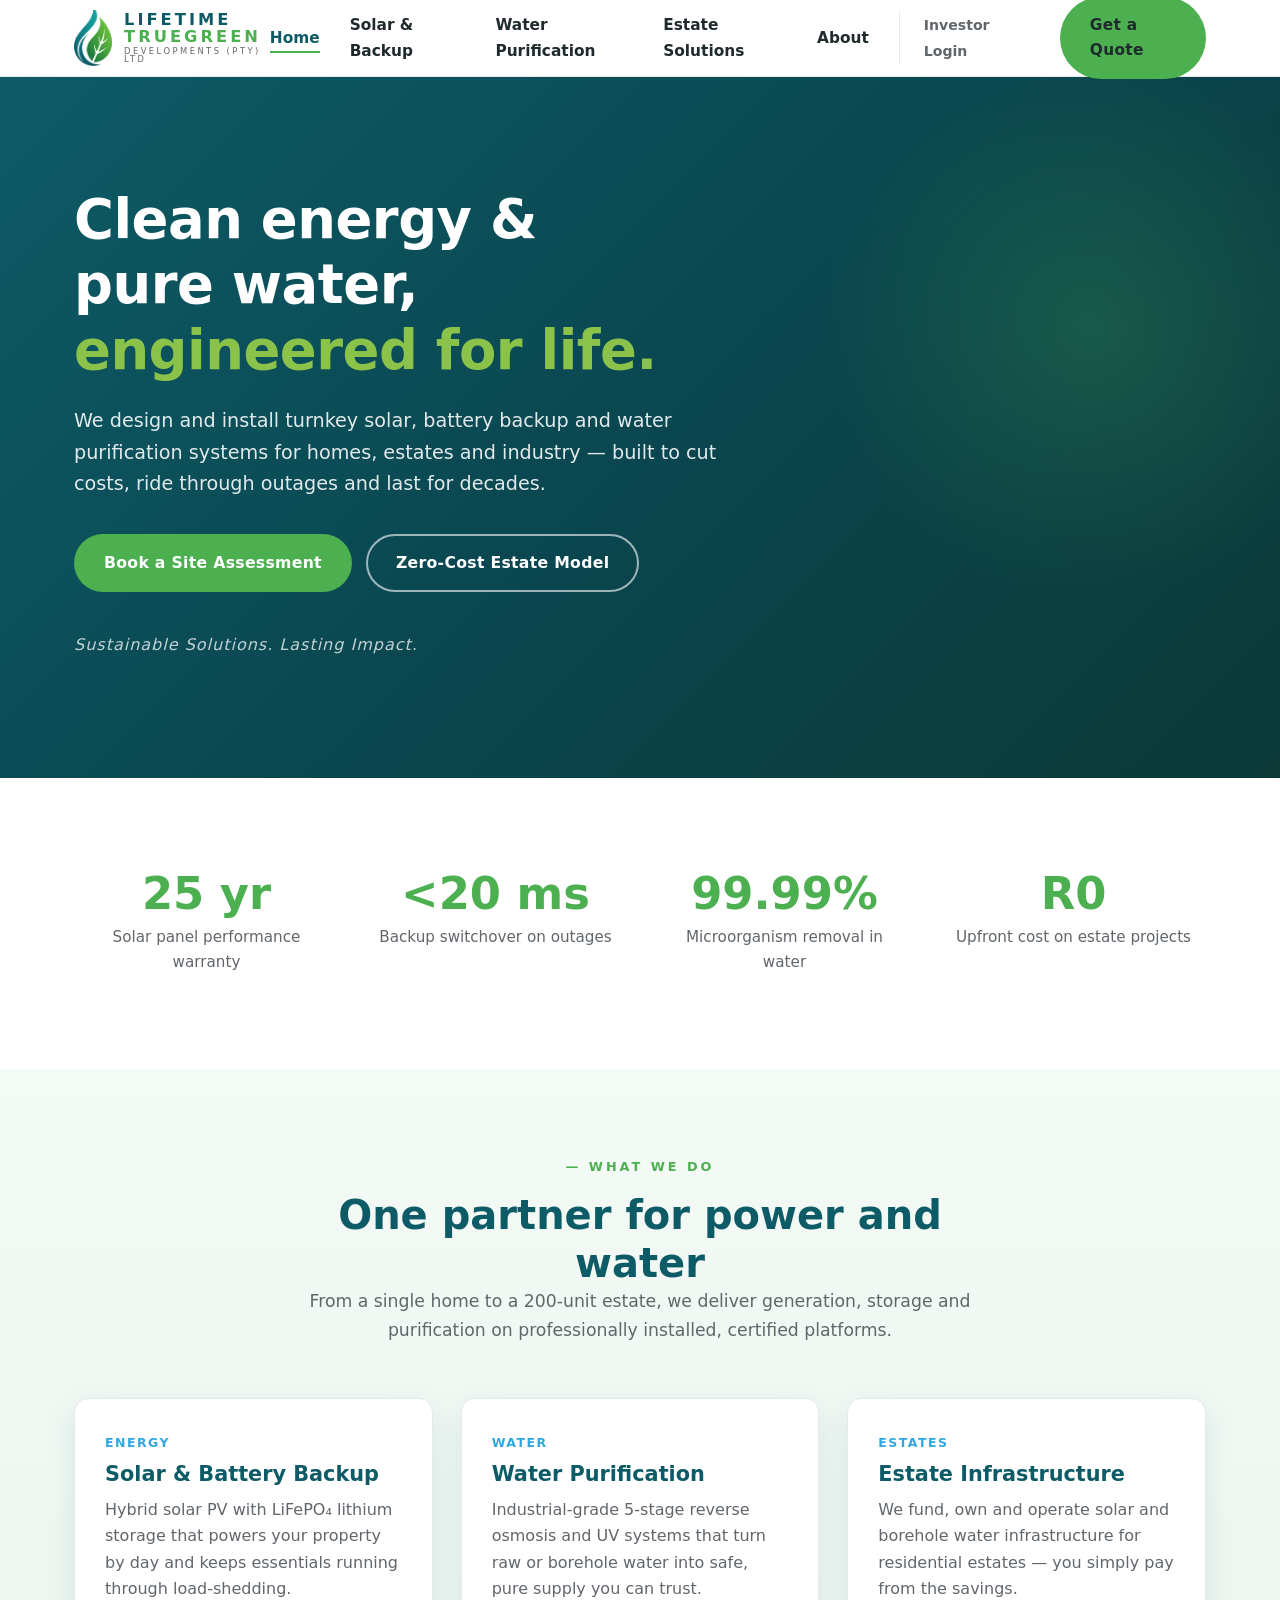
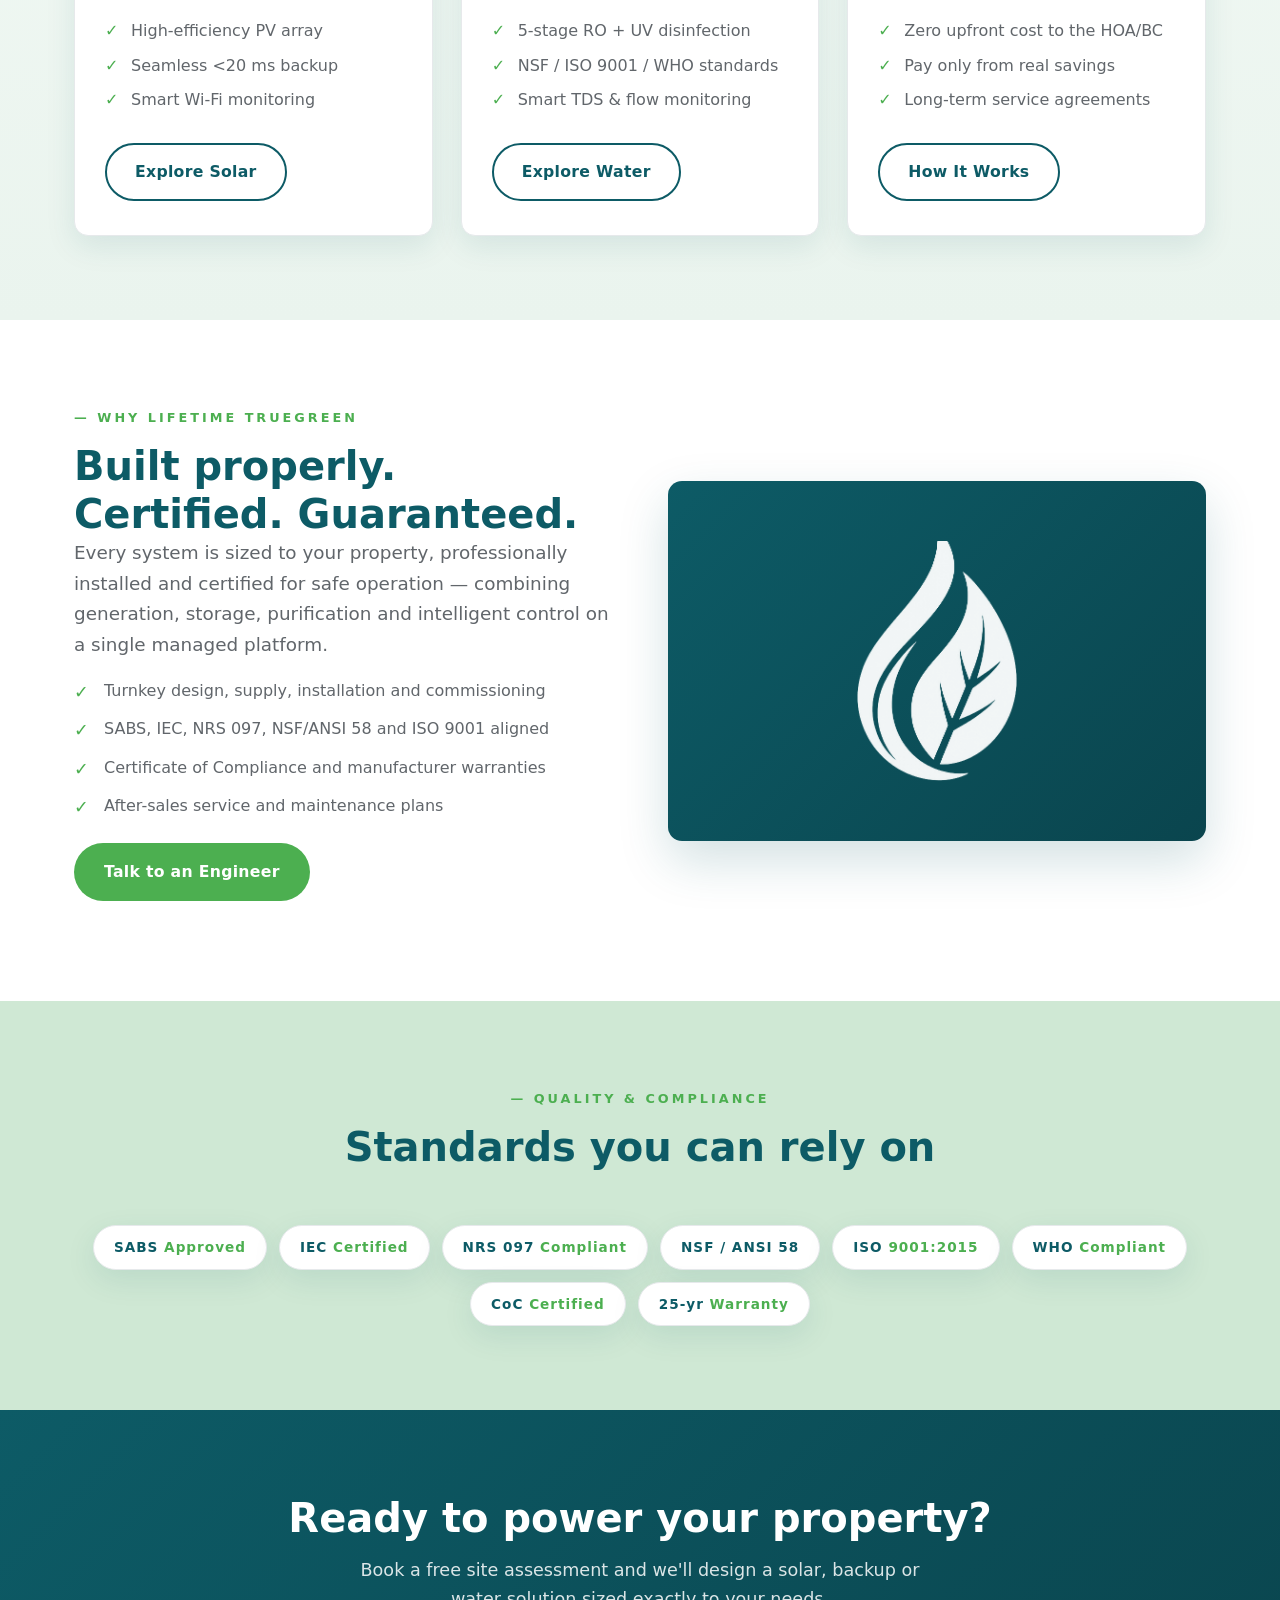
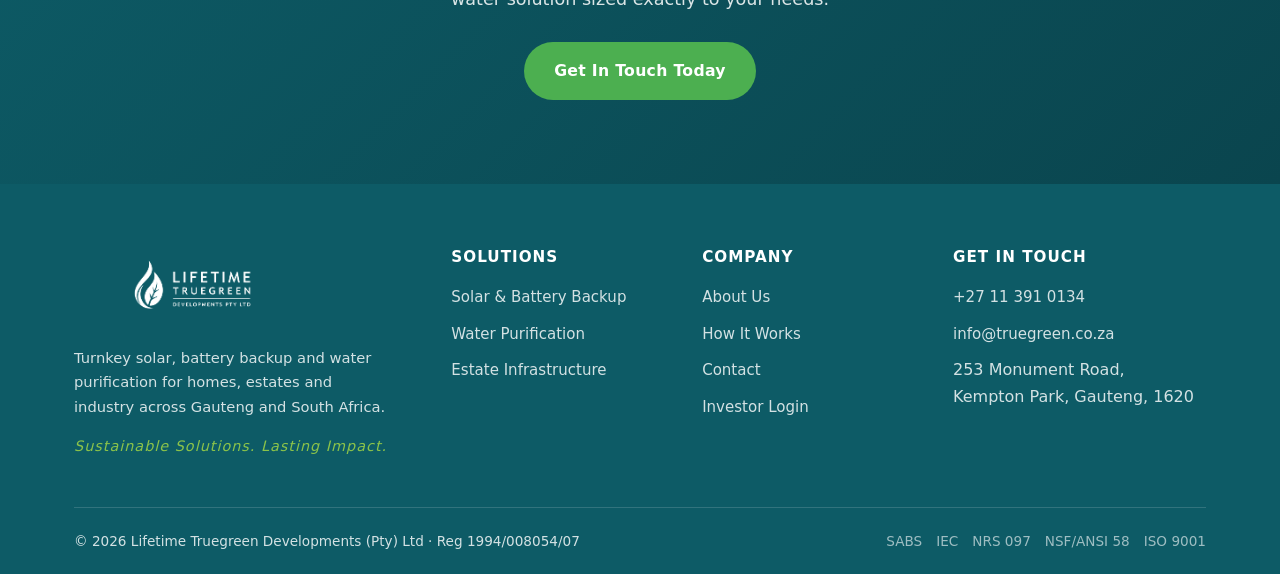
<file: index.html>
<!DOCTYPE html>
<html lang="en">
<head>
  <meta charset="UTF-8">
  <meta name="viewport" content="width=device-width, initial-scale=1.0">
  <title>Lifetime Truegreen Developments | Solar, Battery Backup &amp; Water Purification</title>
  <meta name="description" content="Lifetime Truegreen Developments installs turnkey solar PV, lithium battery backup and water purification systems for homes, estates and industry across Gauteng and South Africa. Sustainable solutions, lasting impact.">
  <link rel="icon" type="image/png" href="assets/img/logo-icon.png">
  <link rel="stylesheet" href="assets/css/styles.css?v=20260826">
</head>
<body>

  <header class="site-header">
    <div class="container nav">
      <a class="brand" href="index.html" aria-label="Lifetime Truegreen home">
        <img class="mark" src="assets/img/logo-icon.png" alt="">
        <span class="wordmark">
          <span class="l1">LIFETIME</span>
          <span class="l2">TRUEGREEN</span>
          <span class="l3">DEVELOPMENTS (PTY) LTD</span>
        </span>
      </a>
      <button class="nav-toggle" aria-label="Toggle menu" aria-expanded="false"><span></span><span></span><span></span></button>
      <ul class="nav-links">
        <li><a href="index.html" class="active">Home</a></li>
        <li><a href="solar.html">Solar &amp; Backup</a></li>
        <li><a href="water.html">Water Purification</a></li>
        <li><a href="estates.html">Estate Solutions</a></li>
        <li><a href="about.html">About</a></li>
        <li class="nav-login"><a href="login.html">Investor Login</a></li>
        <li class="nav-cta"><a class="btn btn-primary" href="contact.html">Get a Quote</a></li>
      </ul>
    </div>
  </header>

  <!-- Hero -->
  <section class="hero">
    <div class="container">
      <h1>Clean energy &amp; pure water, <span class="accent">engineered for life.</span></h1>
      <p>We design and install turnkey solar, battery backup and water purification systems for homes, estates and industry — built to cut costs, ride through outages and last for decades.</p>
      <div class="hero-actions">
        <a class="btn btn-primary" href="contact.html">Book a Site Assessment</a>
        <a class="btn btn-outline" href="estates.html">Zero-Cost Estate Model</a>
      </div>
      <div class="hero-tagline">Sustainable Solutions. Lasting Impact.</div>
    </div>
  </section>

  <!-- Stats -->
  <section>
    <div class="container">
      <div class="stats reveal">
        <div class="stat"><div class="num">25 yr</div><div class="label">Solar panel performance warranty</div></div>
        <div class="stat"><div class="num">&lt;20 ms</div><div class="label">Backup switchover on outages</div></div>
        <div class="stat"><div class="num">99.99%</div><div class="label">Microorganism removal in water</div></div>
        <div class="stat"><div class="num">R0</div><div class="label">Upfront cost on estate projects</div></div>
      </div>
    </div>
  </section>

  <!-- Services -->
  <section class="section-tint">
    <div class="container">
      <div class="section-head reveal">
        <span class="eyebrow">What We Do</span>
        <h2>One partner for power and water</h2>
        <p>From a single home to a 200-unit estate, we deliver generation, storage and purification on professionally installed, certified platforms.</p>
      </div>
      <div class="grid grid-3">
        <article class="card service-card reveal">
          <span class="tag">Energy</span>
          <h3>Solar &amp; Battery Backup</h3>
          <p>Hybrid solar PV with LiFePO₄ lithium storage that powers your property by day and keeps essentials running through load-shedding.</p>
          <ul>
            <li>High-efficiency PV array</li>
            <li>Seamless &lt;20 ms backup</li>
            <li>Smart Wi-Fi monitoring</li>
          </ul>
          <a class="btn btn-ghost" href="solar.html">Explore Solar</a>
        </article>
        <article class="card service-card reveal">
          <span class="tag">Water</span>
          <h3>Water Purification</h3>
          <p>Industrial-grade 5-stage reverse osmosis and UV systems that turn raw or borehole water into safe, pure supply you can trust.</p>
          <ul>
            <li>5-stage RO + UV disinfection</li>
            <li>NSF / ISO 9001 / WHO standards</li>
            <li>Smart TDS &amp; flow monitoring</li>
          </ul>
          <a class="btn btn-ghost" href="water.html">Explore Water</a>
        </article>
        <article class="card service-card reveal">
          <span class="tag">Estates</span>
          <h3>Estate Infrastructure</h3>
          <p>We fund, own and operate solar and borehole water infrastructure for residential estates — you simply pay from the savings.</p>
          <ul>
            <li>Zero upfront cost to the HOA/BC</li>
            <li>Pay only from real savings</li>
            <li>Long-term service agreements</li>
          </ul>
          <a class="btn btn-ghost" href="estates.html">How It Works</a>
        </article>
      </div>
    </div>
  </section>

  <!-- Why us -->
  <section>
    <div class="container">
      <div class="split">
        <div class="reveal">
          <span class="eyebrow">Why Lifetime Truegreen</span>
          <h2>Built properly. Certified. Guaranteed.</h2>
          <p class="lead">Every system is sized to your property, professionally installed and certified for safe operation — combining generation, storage, purification and intelligent control on a single managed platform.</p>
          <ul>
            <li>Turnkey design, supply, installation and commissioning</li>
            <li>SABS, IEC, NRS 097, NSF/ANSI 58 and ISO 9001 aligned</li>
            <li>Certificate of Compliance and manufacturer warranties</li>
            <li>After-sales service and maintenance plans</li>
          </ul>
          <p style="margin-top:24px"><a class="btn btn-primary" href="contact.html">Talk to an Engineer</a></p>
        </div>
        <div class="media-panel reveal">
          <img class="big-mark" src="assets/img/logo-icon-white.png" alt="">
        </div>
      </div>
    </div>
  </section>

  <!-- Certifications -->
  <section class="section-sage">
    <div class="container">
      <div class="section-head reveal">
        <span class="eyebrow">Quality &amp; Compliance</span>
        <h2>Standards you can rely on</h2>
      </div>
      <div class="badges reveal">
        <div class="badge">SABS <span>Approved</span></div>
        <div class="badge">IEC <span>Certified</span></div>
        <div class="badge">NRS 097 <span>Compliant</span></div>
        <div class="badge">NSF / ANSI 58</div>
        <div class="badge">ISO <span>9001:2015</span></div>
        <div class="badge">WHO <span>Compliant</span></div>
        <div class="badge">CoC <span>Certified</span></div>
        <div class="badge">25-yr <span>Warranty</span></div>
      </div>
    </div>
  </section>

  <!-- CTA -->
  <section class="cta-band">
    <div class="container">
      <h2>Ready to power your property?</h2>
      <p>Book a free site assessment and we'll design a solar, backup or water solution sized exactly to your needs.</p>
      <a class="btn btn-primary" href="contact.html">Get In Touch Today</a>
    </div>
  </section>

  <footer class="site-footer">
    <div class="container">
      <div class="footer-grid">
        <div class="footer-brand">
          <img class="flogo" src="assets/img/logo-white-horizontal.png" alt="Lifetime Truegreen Developments">
          <p>Turnkey solar, battery backup and water purification for homes, estates and industry across Gauteng and South Africa.</p>
          <div class="footer-tag">Sustainable Solutions. Lasting Impact.</div>
        </div>
        <div>
          <h4>Solutions</h4>
          <ul>
            <li><a href="solar.html">Solar &amp; Battery Backup</a></li>
            <li><a href="water.html">Water Purification</a></li>
            <li><a href="estates.html">Estate Infrastructure</a></li>
          </ul>
        </div>
        <div>
          <h4>Company</h4>
          <ul>
            <li><a href="about.html">About Us</a></li>
            <li><a href="estates.html">How It Works</a></li>
            <li><a href="contact.html">Contact</a></li>
            <li><a href="login.html">Investor Login</a></li>
          </ul>
        </div>
        <div>
          <h4>Get In Touch</h4>
          <ul>
            <li><a href="tel:+27113910134">+27 11 391 0134</a></li>
            <li><a href="mailto:info@truegreen.co.za">info@truegreen.co.za</a></li>
            <li>253 Monument Road,<br>Kempton Park, Gauteng, 1620</li>
          </ul>
        </div>
      </div>
      <div class="footer-bottom">
        <div>© <span data-year>2026</span> Lifetime Truegreen Developments (Pty) Ltd · Reg 1994/008054/07</div>
        <div class="badges-mini"><span>SABS</span><span>IEC</span><span>NRS 097</span><span>NSF/ANSI 58</span><span>ISO 9001</span></div>
      </div>
    </div>
  </footer>

  <script src="assets/js/main.js?v=20260826"></script>
</body>
</html>
</file>
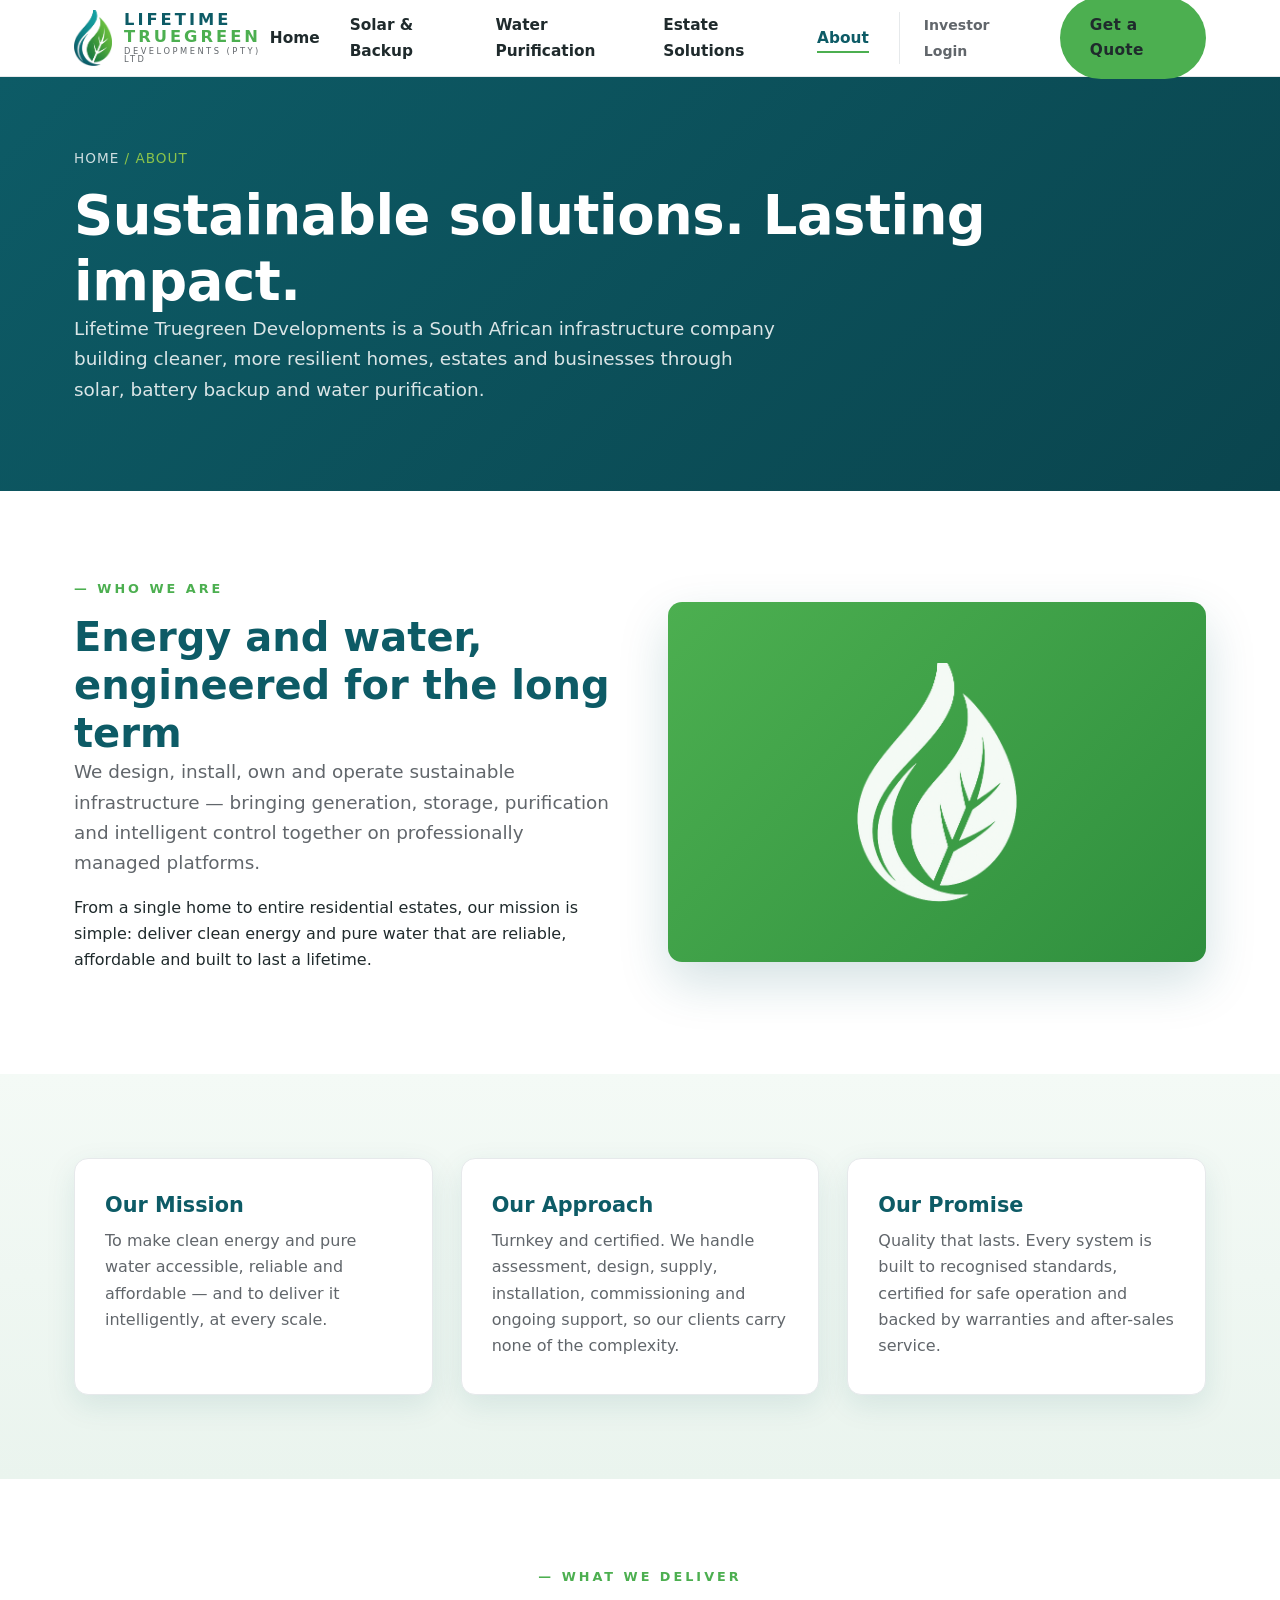
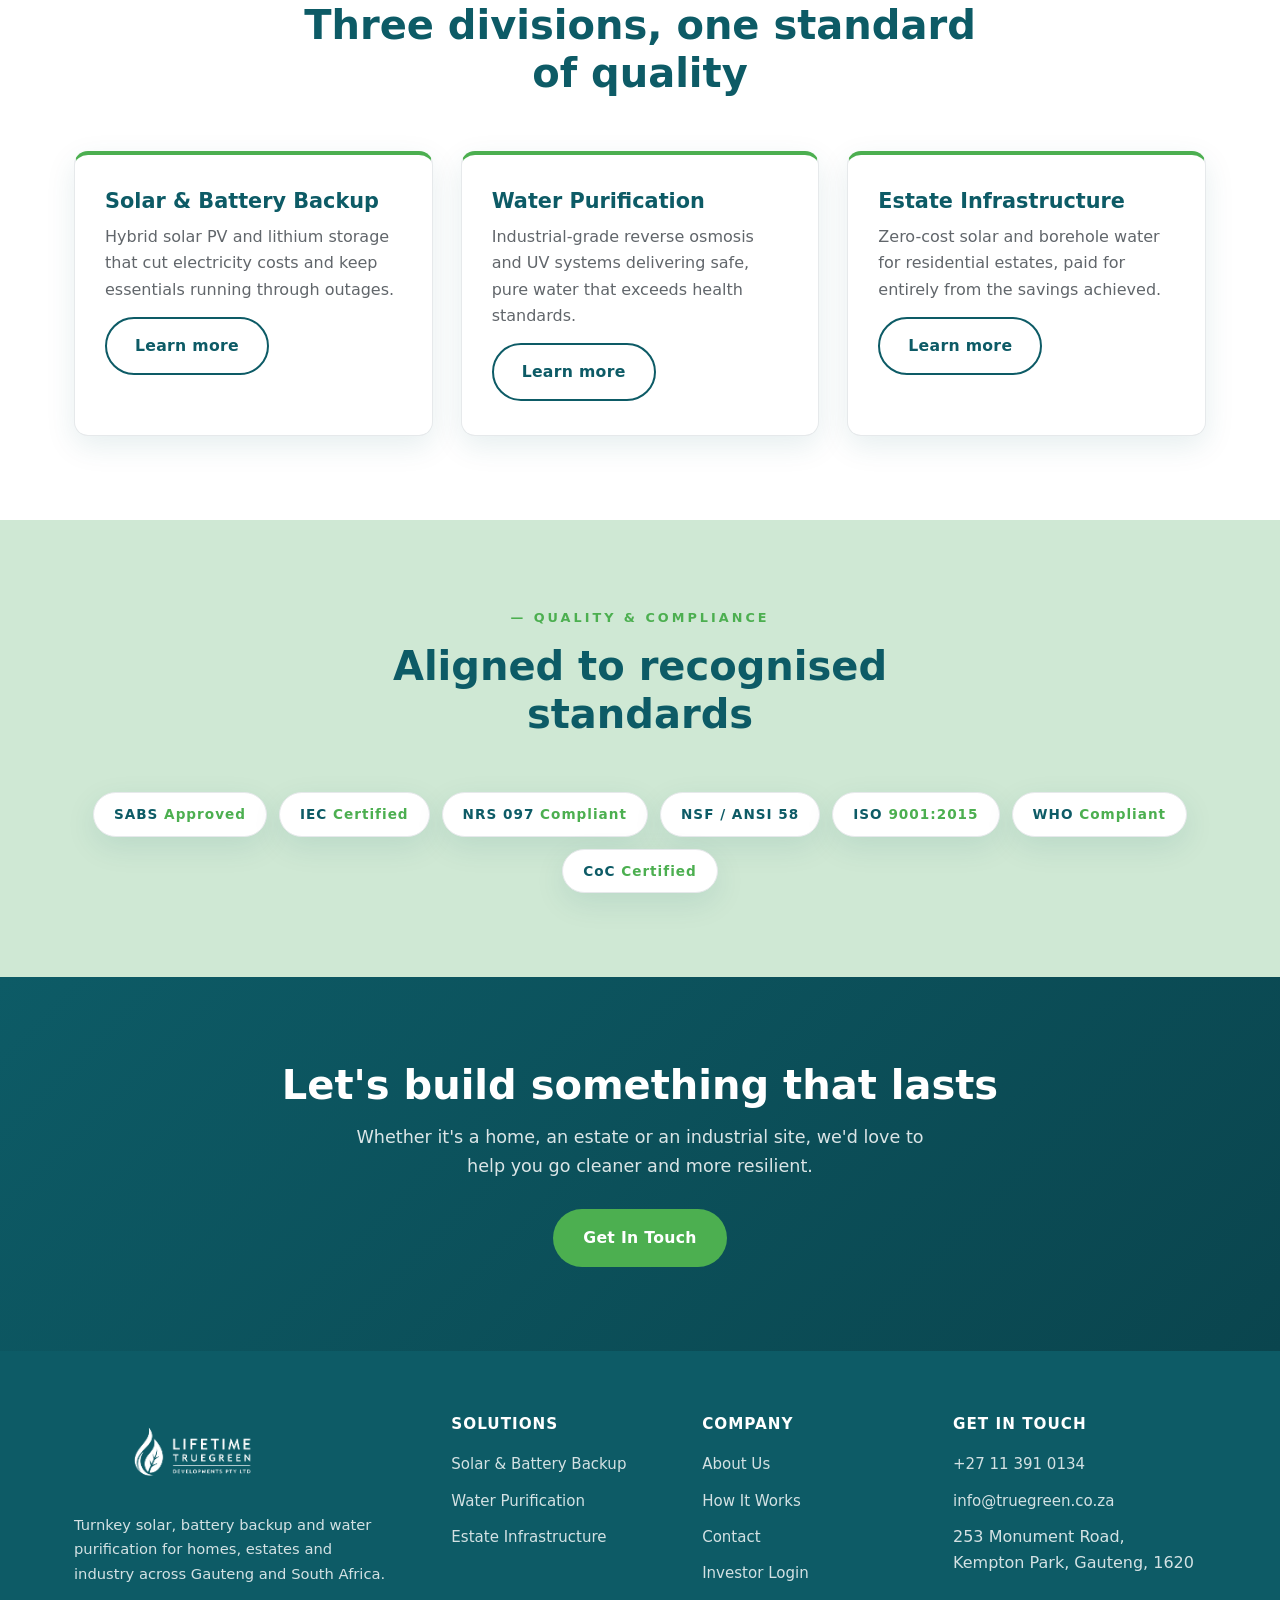
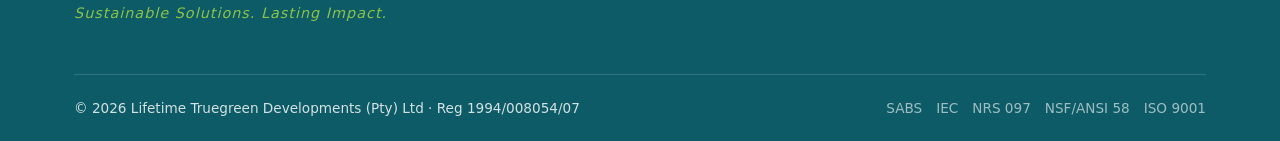
<file: about.html>
<!DOCTYPE html>
<html lang="en">
<head>
  <meta charset="UTF-8">
  <meta name="viewport" content="width=device-width, initial-scale=1.0">
  <title>About Us | Lifetime Truegreen Developments</title>
  <meta name="description" content="Lifetime Truegreen Developments (Pty) Ltd is a sustainable infrastructure company delivering solar, battery backup and water purification across Gauteng and South Africa.">
  <link rel="icon" type="image/png" href="assets/img/logo-icon.png">
  <link rel="stylesheet" href="assets/css/styles.css?v=20260826">
</head>
<body>

  <header class="site-header">
    <div class="container nav">
      <a class="brand" href="index.html" aria-label="Lifetime Truegreen home">
        <img class="mark" src="assets/img/logo-icon.png" alt="">
        <span class="wordmark">
          <span class="l1">LIFETIME</span>
          <span class="l2">TRUEGREEN</span>
          <span class="l3">DEVELOPMENTS (PTY) LTD</span>
        </span>
      </a>
      <button class="nav-toggle" aria-label="Toggle menu" aria-expanded="false"><span></span><span></span><span></span></button>
      <ul class="nav-links">
        <li><a href="index.html">Home</a></li>
        <li><a href="solar.html">Solar &amp; Backup</a></li>
        <li><a href="water.html">Water Purification</a></li>
        <li><a href="estates.html">Estate Solutions</a></li>
        <li><a href="about.html" class="active">About</a></li>
        <li class="nav-login"><a href="login.html">Investor Login</a></li>
        <li class="nav-cta"><a class="btn btn-primary" href="contact.html">Get a Quote</a></li>
      </ul>
    </div>
  </header>

  <section class="hero-sub">
    <div class="container">
      <div class="breadcrumb"><a href="index.html">Home</a> / About</div>
      <h1>Sustainable solutions. Lasting impact.</h1>
      <p>Lifetime Truegreen Developments is a South African infrastructure company building cleaner, more resilient homes, estates and businesses through solar, battery backup and water purification.</p>
    </div>
  </section>

  <section>
    <div class="container">
      <div class="split">
        <div class="reveal">
          <span class="eyebrow">Who We Are</span>
          <h2>Energy and water, engineered for the long term</h2>
          <p class="lead">We design, install, own and operate sustainable infrastructure — bringing generation, storage, purification and intelligent control together on professionally managed platforms.</p>
          <p>From a single home to entire residential estates, our mission is simple: deliver clean energy and pure water that are reliable, affordable and built to last a lifetime.</p>
        </div>
        <div class="media-panel green reveal">
          <img class="big-mark" src="assets/img/logo-icon-white.png" alt="">
        </div>
      </div>
    </div>
  </section>

  <section class="section-tint">
    <div class="container">
      <div class="grid grid-3">
        <div class="card reveal">
          <h3>Our Mission</h3>
          <p>To make clean energy and pure water accessible, reliable and affordable — and to deliver it intelligently, at every scale.</p>
        </div>
        <div class="card reveal">
          <h3>Our Approach</h3>
          <p>Turnkey and certified. We handle assessment, design, supply, installation, commissioning and ongoing support, so our clients carry none of the complexity.</p>
        </div>
        <div class="card reveal">
          <h3>Our Promise</h3>
          <p>Quality that lasts. Every system is built to recognised standards, certified for safe operation and backed by warranties and after-sales service.</p>
        </div>
      </div>
    </div>
  </section>

  <section>
    <div class="container">
      <div class="section-head reveal">
        <span class="eyebrow">What We Deliver</span>
        <h2>Three divisions, one standard of quality</h2>
      </div>
      <div class="grid grid-3">
        <article class="card feature reveal">
          <h3>Solar &amp; Battery Backup</h3>
          <p>Hybrid solar PV and lithium storage that cut electricity costs and keep essentials running through outages.</p>
          <p style="margin-top:14px"><a class="btn btn-ghost" href="solar.html">Learn more</a></p>
        </article>
        <article class="card feature reveal">
          <h3>Water Purification</h3>
          <p>Industrial-grade reverse osmosis and UV systems delivering safe, pure water that exceeds health standards.</p>
          <p style="margin-top:14px"><a class="btn btn-ghost" href="water.html">Learn more</a></p>
        </article>
        <article class="card feature reveal">
          <h3>Estate Infrastructure</h3>
          <p>Zero-cost solar and borehole water for residential estates, paid for entirely from the savings achieved.</p>
          <p style="margin-top:14px"><a class="btn btn-ghost" href="estates.html">Learn more</a></p>
        </article>
      </div>
    </div>
  </section>

  <section class="section-sage">
    <div class="container">
      <div class="section-head reveal">
        <span class="eyebrow">Quality &amp; Compliance</span>
        <h2>Aligned to recognised standards</h2>
      </div>
      <div class="badges reveal">
        <div class="badge">SABS <span>Approved</span></div>
        <div class="badge">IEC <span>Certified</span></div>
        <div class="badge">NRS 097 <span>Compliant</span></div>
        <div class="badge">NSF / ANSI 58</div>
        <div class="badge">ISO <span>9001:2015</span></div>
        <div class="badge">WHO <span>Compliant</span></div>
        <div class="badge">CoC <span>Certified</span></div>
      </div>
    </div>
  </section>

  <section class="cta-band">
    <div class="container">
      <h2>Let's build something that lasts</h2>
      <p>Whether it's a home, an estate or an industrial site, we'd love to help you go cleaner and more resilient.</p>
      <a class="btn btn-primary" href="contact.html">Get In Touch</a>
    </div>
  </section>

  <footer class="site-footer">
    <div class="container">
      <div class="footer-grid">
        <div class="footer-brand">
          <img class="flogo" src="assets/img/logo-white-horizontal.png" alt="Lifetime Truegreen Developments">
          <p>Turnkey solar, battery backup and water purification for homes, estates and industry across Gauteng and South Africa.</p>
          <div class="footer-tag">Sustainable Solutions. Lasting Impact.</div>
        </div>
        <div><h4>Solutions</h4><ul><li><a href="solar.html">Solar &amp; Battery Backup</a></li><li><a href="water.html">Water Purification</a></li><li><a href="estates.html">Estate Infrastructure</a></li></ul></div>
        <div><h4>Company</h4><ul><li><a href="about.html">About Us</a></li><li><a href="estates.html">How It Works</a></li><li><a href="contact.html">Contact</a></li><li><a href="login.html">Investor Login</a></li></ul></div>
        <div><h4>Get In Touch</h4><ul><li><a href="tel:+27113910134">+27 11 391 0134</a></li><li><a href="mailto:info@truegreen.co.za">info@truegreen.co.za</a></li><li>253 Monument Road,<br>Kempton Park, Gauteng, 1620</li></ul></div>
      </div>
      <div class="footer-bottom">
        <div>© <span data-year>2026</span> Lifetime Truegreen Developments (Pty) Ltd · Reg 1994/008054/07</div>
        <div class="badges-mini"><span>SABS</span><span>IEC</span><span>NRS 097</span><span>NSF/ANSI 58</span><span>ISO 9001</span></div>
      </div>
    </div>
  </footer>

  <script src="assets/js/main.js?v=20260826"></script>
</body>
</html>
</file>
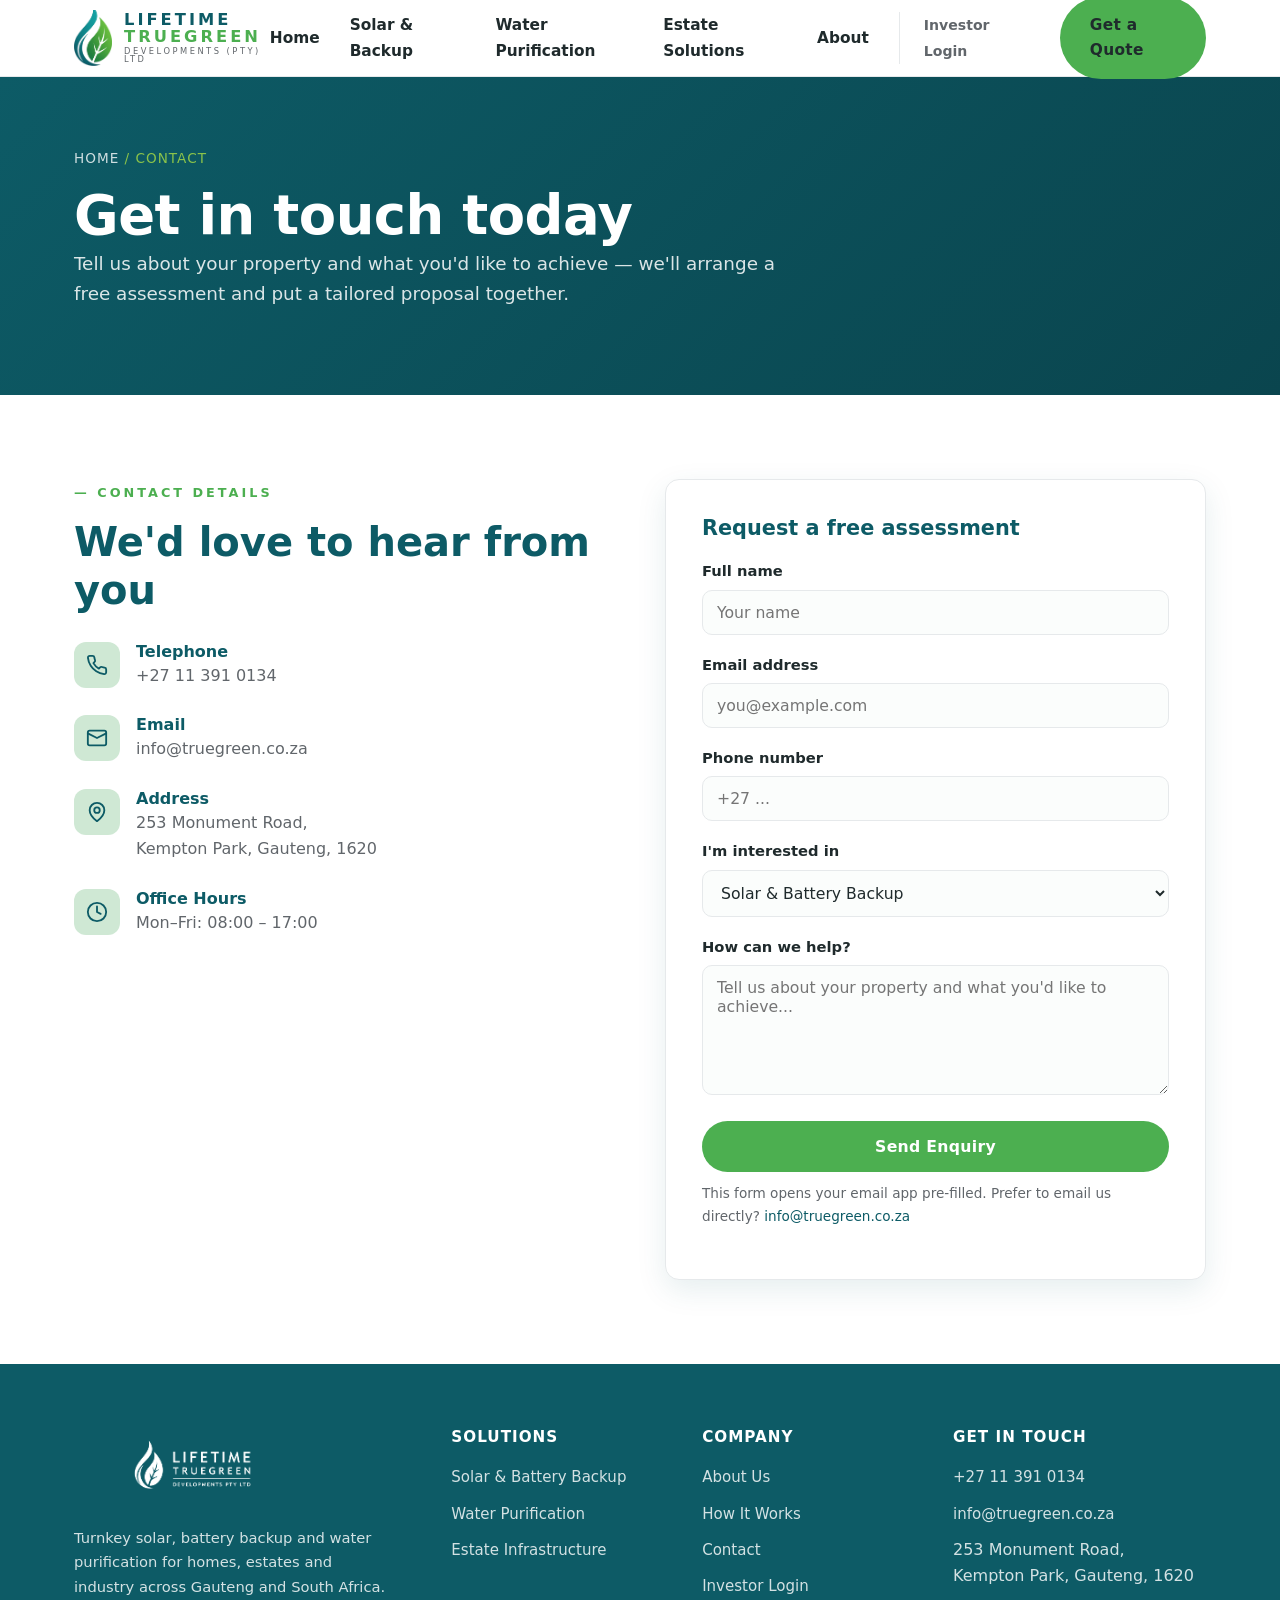
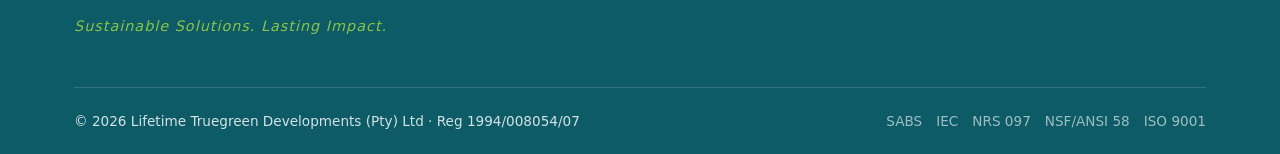
<file: contact.html>
<!DOCTYPE html>
<html lang="en">
<head>
  <meta charset="UTF-8">
  <meta name="viewport" content="width=device-width, initial-scale=1.0">
  <title>Contact Us | Lifetime Truegreen Developments</title>
  <meta name="description" content="Get in touch with Lifetime Truegreen Developments for solar, battery backup and water purification. Call +27 11 391 0134 or email info@truegreen.co.za. Kempton Park, Gauteng.">
  <link rel="icon" type="image/png" href="assets/img/logo-icon.png">
  <link rel="stylesheet" href="assets/css/styles.css?v=20260826">
</head>
<body>

  <header class="site-header">
    <div class="container nav">
      <a class="brand" href="index.html" aria-label="Lifetime Truegreen home">
        <img class="mark" src="assets/img/logo-icon.png" alt="">
        <span class="wordmark">
          <span class="l1">LIFETIME</span>
          <span class="l2">TRUEGREEN</span>
          <span class="l3">DEVELOPMENTS (PTY) LTD</span>
        </span>
      </a>
      <button class="nav-toggle" aria-label="Toggle menu" aria-expanded="false"><span></span><span></span><span></span></button>
      <ul class="nav-links">
        <li><a href="index.html">Home</a></li>
        <li><a href="solar.html">Solar &amp; Backup</a></li>
        <li><a href="water.html">Water Purification</a></li>
        <li><a href="estates.html">Estate Solutions</a></li>
        <li><a href="about.html">About</a></li>
        <li class="nav-login"><a href="login.html">Investor Login</a></li>
        <li class="nav-cta"><a class="btn btn-primary" href="contact.html">Get a Quote</a></li>
      </ul>
    </div>
  </header>

  <section class="hero-sub">
    <div class="container">
      <div class="breadcrumb"><a href="index.html">Home</a> / Contact</div>
      <h1>Get in touch today</h1>
      <p>Tell us about your property and what you'd like to achieve — we'll arrange a free assessment and put a tailored proposal together.</p>
    </div>
  </section>

  <section>
    <div class="container">
      <div class="contact-grid">
        <div class="contact-info reveal">
          <span class="eyebrow">Contact Details</span>
          <h2>We'd love to hear from you</h2>
          <div style="margin-top:28px">
            <div class="info-item">
              <span class="ic"><svg viewBox="0 0 24 24" fill="none" stroke="#0D5B66" stroke-width="2" stroke-linecap="round" stroke-linejoin="round"><path d="M22 16.92v3a2 2 0 0 1-2.18 2 19.79 19.79 0 0 1-8.63-3.07 19.5 19.5 0 0 1-6-6 19.79 19.79 0 0 1-3.07-8.67A2 2 0 0 1 4.11 2h3a2 2 0 0 1 2 1.72c.13.96.36 1.9.7 2.81a2 2 0 0 1-.45 2.11L8.09 9.91a16 16 0 0 0 6 6l1.27-1.27a2 2 0 0 1 2.11-.45c.91.34 1.85.57 2.81.7A2 2 0 0 1 22 16.92Z"/></svg></span>
              <div><h4>Telephone</h4><a href="tel:+27113910134">+27 11 391 0134</a></div>
            </div>
            <div class="info-item">
              <span class="ic"><svg viewBox="0 0 24 24" fill="none" stroke="#0D5B66" stroke-width="2" stroke-linecap="round" stroke-linejoin="round"><rect x="2" y="4" width="20" height="16" rx="2"/><path d="m22 7-10 5L2 7"/></svg></span>
              <div><h4>Email</h4><a href="mailto:info@truegreen.co.za">info@truegreen.co.za</a></div>
            </div>
            <div class="info-item">
              <span class="ic"><svg viewBox="0 0 24 24" fill="none" stroke="#0D5B66" stroke-width="2" stroke-linecap="round" stroke-linejoin="round"><path d="M20 10c0 6-8 12-8 12s-8-6-8-12a8 8 0 0 1 16 0Z"/><circle cx="12" cy="10" r="3"/></svg></span>
              <div><h4>Address</h4><p>253 Monument Road,<br>Kempton Park, Gauteng, 1620</p></div>
            </div>
            <div class="info-item">
              <span class="ic"><svg viewBox="0 0 24 24" fill="none" stroke="#0D5B66" stroke-width="2" stroke-linecap="round" stroke-linejoin="round"><circle cx="12" cy="12" r="10"/><path d="M12 6v6l4 2"/></svg></span>
              <div><h4>Office Hours</h4><p>Mon–Fri: 08:00 – 17:00</p></div>
            </div>
          </div>
        </div>

        <div class="reveal">
          <form class="form-card" id="contact-form">
            <h3 style="margin-bottom:18px">Request a free assessment</h3>
            <div class="field">
              <label for="name">Full name</label>
              <input type="text" id="name" name="name" required placeholder="Your name">
            </div>
            <div class="field">
              <label for="email">Email address</label>
              <input type="email" id="email" name="email" required placeholder="you@example.com">
            </div>
            <div class="field">
              <label for="phone">Phone number</label>
              <input type="tel" id="phone" name="phone" placeholder="+27 ...">
            </div>
            <div class="field">
              <label for="service">I'm interested in</label>
              <select id="service" name="service">
                <option>Solar &amp; Battery Backup</option>
                <option>Water Purification</option>
                <option>Estate Infrastructure (HOA/BC)</option>
                <option>General enquiry</option>
              </select>
            </div>
            <div class="field">
              <label for="message">How can we help?</label>
              <textarea id="message" name="message" placeholder="Tell us about your property and what you'd like to achieve..."></textarea>
            </div>
            <button type="submit" class="btn btn-primary" style="width:100%; justify-content:center">Send Enquiry</button>
            <p class="form-note">This form opens your email app pre-filled. Prefer to email us directly? <a href="mailto:info@truegreen.co.za">info@truegreen.co.za</a></p>
          </form>
        </div>
      </div>
    </div>
  </section>

  <footer class="site-footer">
    <div class="container">
      <div class="footer-grid">
        <div class="footer-brand">
          <img class="flogo" src="assets/img/logo-white-horizontal.png" alt="Lifetime Truegreen Developments">
          <p>Turnkey solar, battery backup and water purification for homes, estates and industry across Gauteng and South Africa.</p>
          <div class="footer-tag">Sustainable Solutions. Lasting Impact.</div>
        </div>
        <div><h4>Solutions</h4><ul><li><a href="solar.html">Solar &amp; Battery Backup</a></li><li><a href="water.html">Water Purification</a></li><li><a href="estates.html">Estate Infrastructure</a></li></ul></div>
        <div><h4>Company</h4><ul><li><a href="about.html">About Us</a></li><li><a href="estates.html">How It Works</a></li><li><a href="contact.html">Contact</a></li><li><a href="login.html">Investor Login</a></li></ul></div>
        <div><h4>Get In Touch</h4><ul><li><a href="tel:+27113910134">+27 11 391 0134</a></li><li><a href="mailto:info@truegreen.co.za">info@truegreen.co.za</a></li><li>253 Monument Road,<br>Kempton Park, Gauteng, 1620</li></ul></div>
      </div>
      <div class="footer-bottom">
        <div>© <span data-year>2026</span> Lifetime Truegreen Developments (Pty) Ltd · Reg 1994/008054/07</div>
        <div class="badges-mini"><span>SABS</span><span>IEC</span><span>NRS 097</span><span>NSF/ANSI 58</span><span>ISO 9001</span></div>
      </div>
    </div>
  </footer>

  <script src="assets/js/main.js?v=20260826"></script>
</body>
</html>
</file>
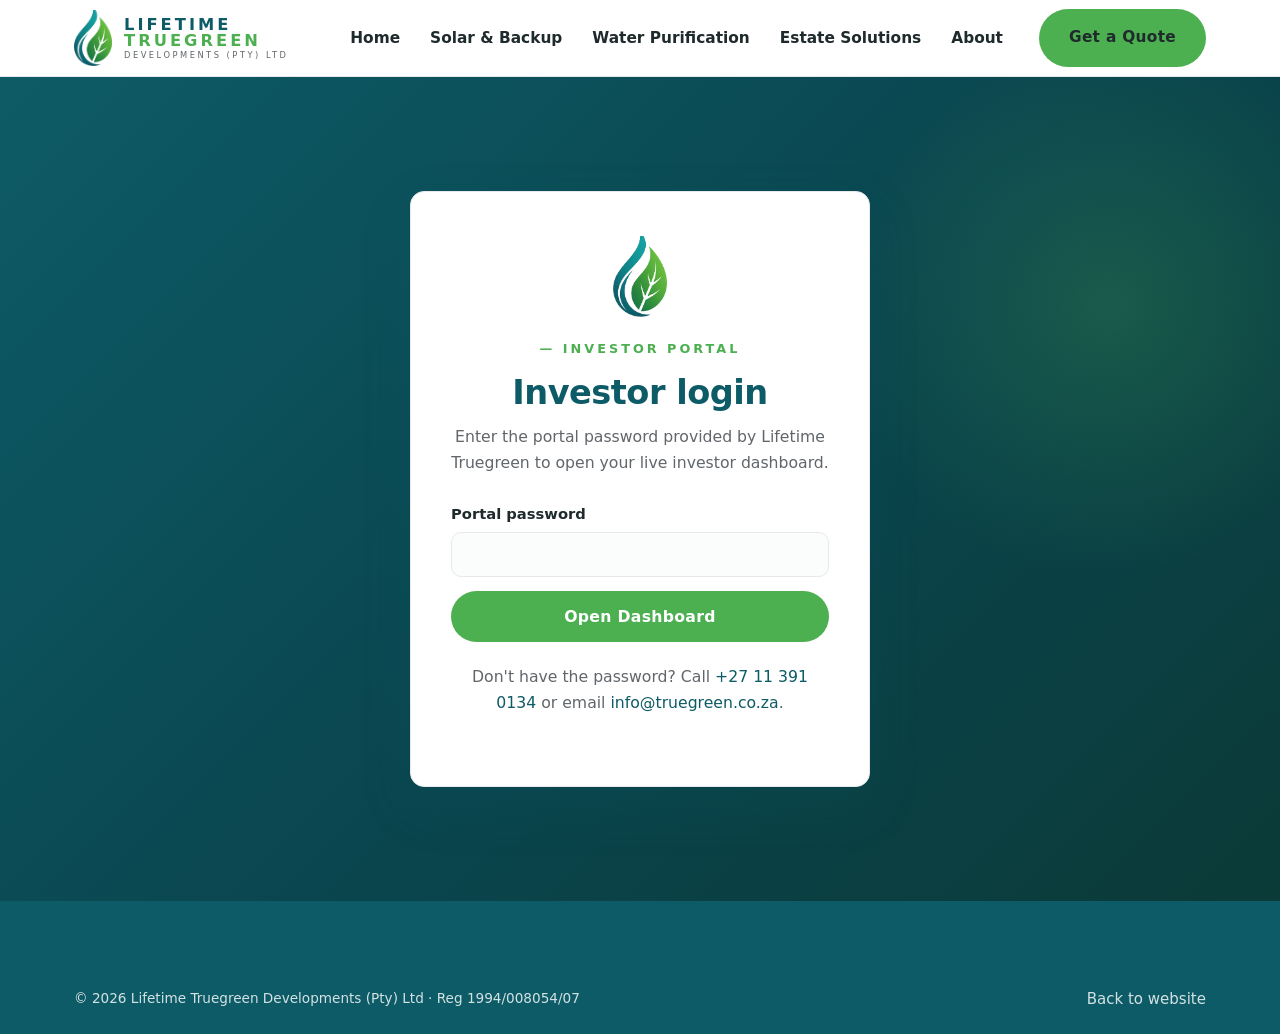
<file: dashboard.html>
<!DOCTYPE html>
<html lang="en">
<head>
  <meta charset="UTF-8">
  <meta name="viewport" content="width=device-width, initial-scale=1.0">
  <title>Investor Dashboard | Lifetime Truegreen Developments</title>
  <meta name="robots" content="noindex, nofollow">
  <link rel="icon" type="image/png" href="assets/img/logo-icon.png">
  <link rel="stylesheet" href="assets/css/styles.css?v=20260826">
</head>
<body class="portal-body">

  <div class="portal-shell" id="portal-shell">

    <header class="portal-bar">
      <a class="portal-bar-brand" href="index.html" aria-label="Lifetime Truegreen home">
        <img src="assets/img/logo-white-horizontal.png" alt="Lifetime Truegreen Developments">
      </a>
      <div class="portal-bar-title">
        <span class="portal-bar-label">Investor Dashboard</span>
        <span class="portal-bar-updated" id="portal-updated" hidden></span>
      </div>
      <div class="portal-bar-actions">
        <a class="btn btn-outline btn-sm" data-open-dashboard href="#" target="_blank" rel="noopener noreferrer" hidden>Open in New Tab</a>
        <a class="portal-trouble" id="portal-trouble" href="#">Not loading?</a>
        <a class="portal-logout" id="portal-logout" href="login.html">Log out</a>
      </div>
    </header>

    <main class="portal-stage">
      <iframe
        id="portal-frame"
        class="portal-frame"
        title="Lifetime Truegreen investor dashboard"
        allow="fullscreen; clipboard-write"
        allowfullscreen
        referrerpolicy="no-referrer-when-downgrade"
        sandbox="allow-scripts allow-same-origin allow-popups allow-popups-to-escape-sandbox allow-forms allow-modals allow-downloads"></iframe>

      <div class="portal-fallback" id="portal-fallback" hidden>
        <div class="portal-fallback-card">
          <img class="portal-card-mark" src="assets/img/logo-icon.png" alt="">
          <span class="eyebrow">Investor Portal</span>
          <h2>Your dashboard is ready</h2>
          <p>Your live investor dashboard opens in a new tab. Keep this tab open — you can return here any time to reopen it, or log out when you're done.</p>
          <a class="btn btn-primary" data-open-dashboard href="#" target="_blank" rel="noopener noreferrer">Open Dashboard</a>
          <p class="portal-help">Didn't open? Check your pop-up blocker, or call <a href="tel:+27113910134">+27 11 391 0134</a>.</p>
        </div>
      </div>
    </main>

  </div>

  <script type="module" src="assets/js/portal.js?v=20260826"></script>
</body>
</html>
</file>
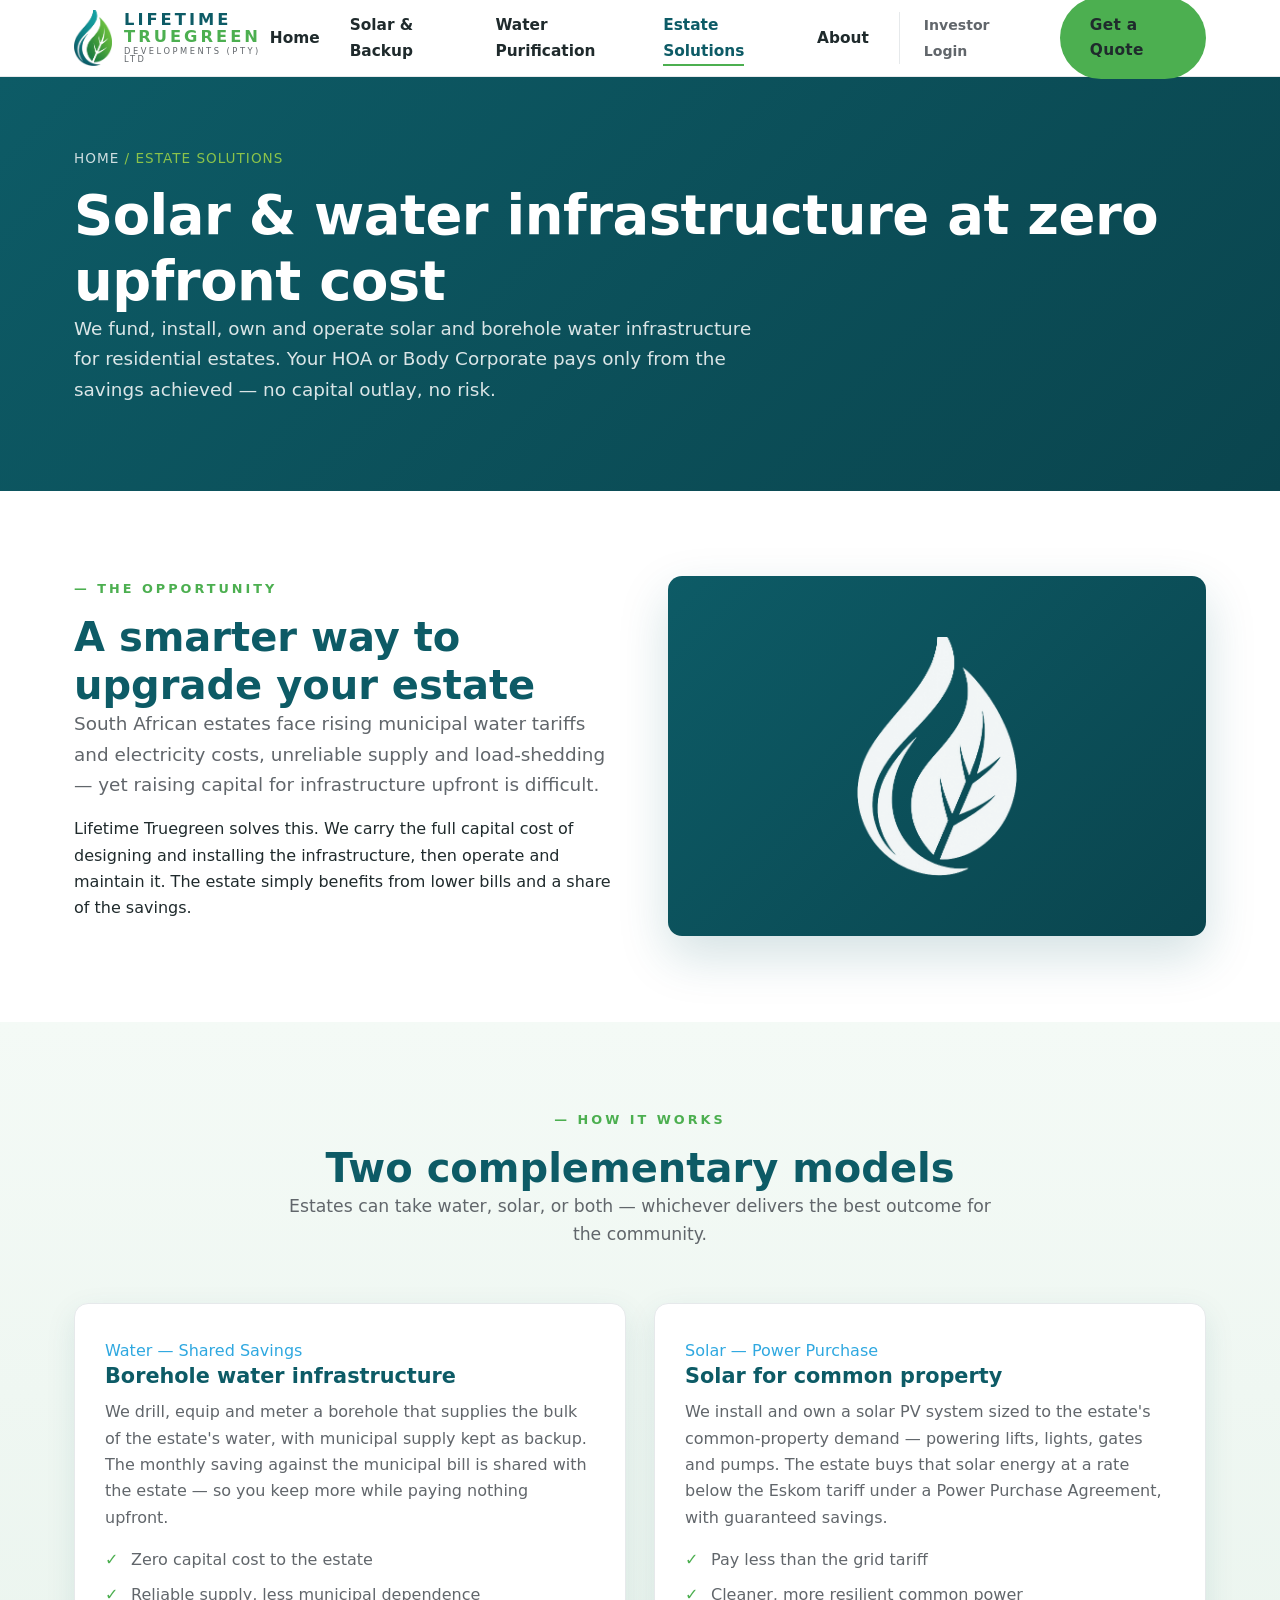
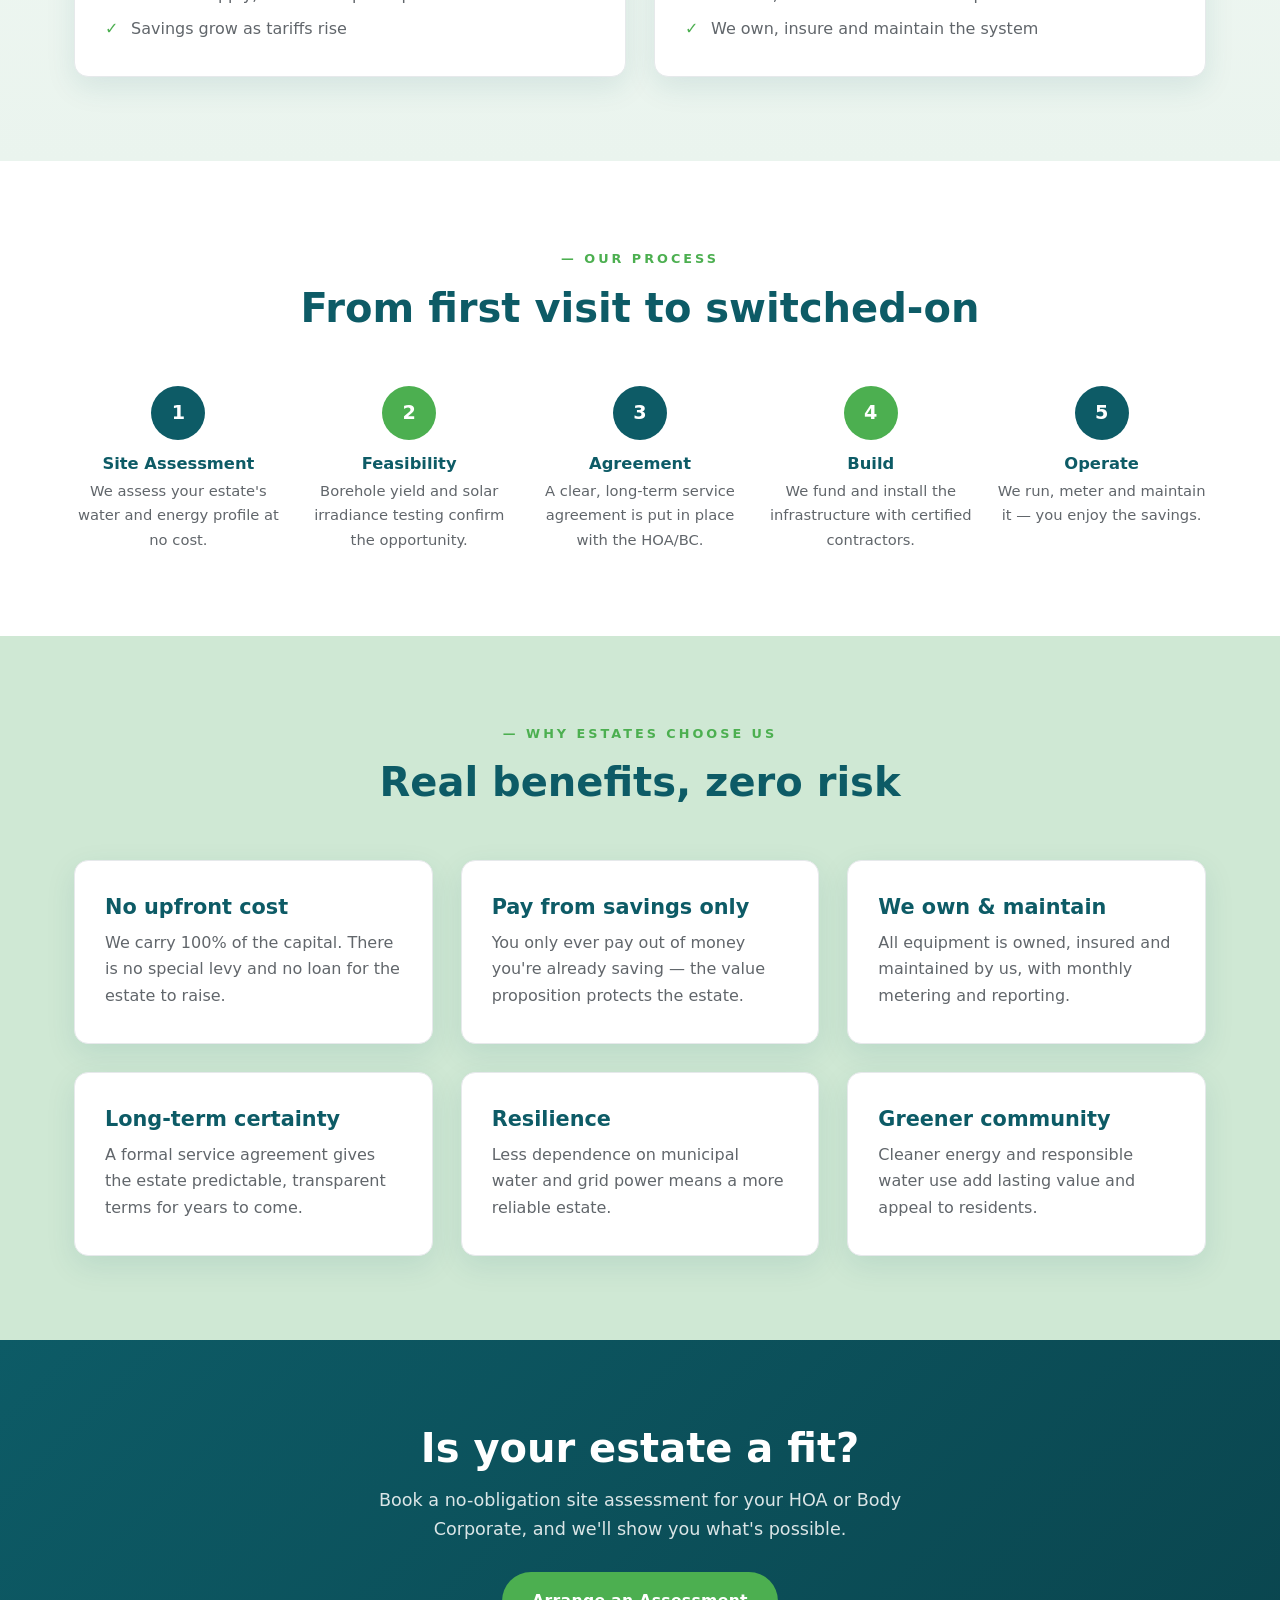
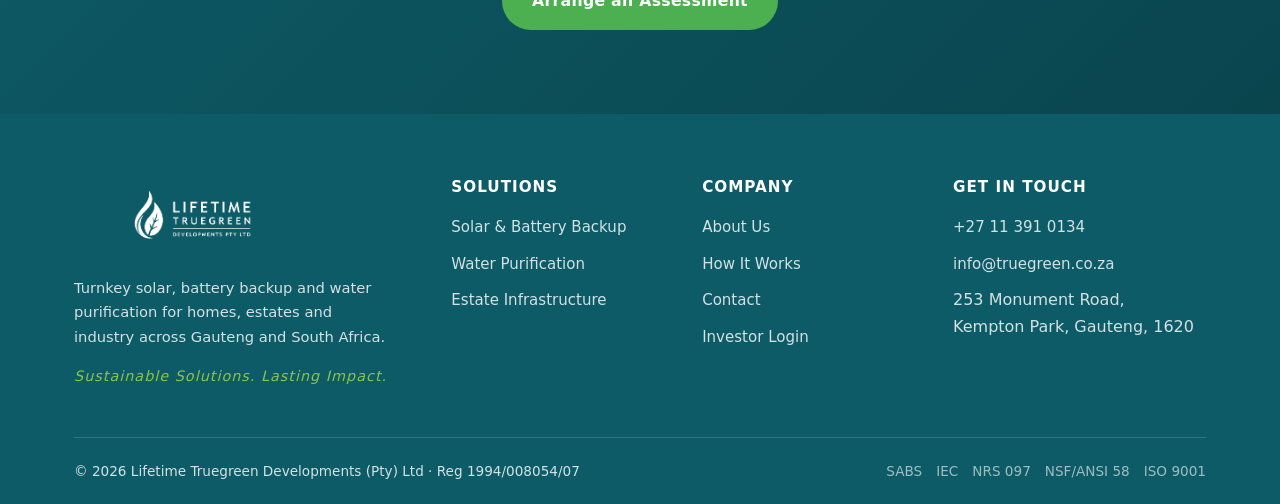
<file: estates.html>
<!DOCTYPE html>
<html lang="en">
<head>
  <meta charset="UTF-8">
  <meta name="viewport" content="width=device-width, initial-scale=1.0">
  <title>Estate Solutions — Zero-Cost Solar &amp; Water Infrastructure | Lifetime Truegreen</title>
  <meta name="description" content="We fund, own and operate solar and borehole water infrastructure for residential estates at zero upfront cost. HOAs and Bodies Corporate pay only from the savings achieved.">
  <link rel="icon" type="image/png" href="assets/img/logo-icon.png">
  <link rel="stylesheet" href="assets/css/styles.css?v=20260826">
</head>
<body>

  <header class="site-header">
    <div class="container nav">
      <a class="brand" href="index.html" aria-label="Lifetime Truegreen home">
        <img class="mark" src="assets/img/logo-icon.png" alt="">
        <span class="wordmark">
          <span class="l1">LIFETIME</span>
          <span class="l2">TRUEGREEN</span>
          <span class="l3">DEVELOPMENTS (PTY) LTD</span>
        </span>
      </a>
      <button class="nav-toggle" aria-label="Toggle menu" aria-expanded="false"><span></span><span></span><span></span></button>
      <ul class="nav-links">
        <li><a href="index.html">Home</a></li>
        <li><a href="solar.html">Solar &amp; Backup</a></li>
        <li><a href="water.html">Water Purification</a></li>
        <li><a href="estates.html" class="active">Estate Solutions</a></li>
        <li><a href="about.html">About</a></li>
        <li class="nav-login"><a href="login.html">Investor Login</a></li>
        <li class="nav-cta"><a class="btn btn-primary" href="contact.html">Get a Quote</a></li>
      </ul>
    </div>
  </header>

  <section class="hero-sub">
    <div class="container">
      <div class="breadcrumb"><a href="index.html">Home</a> / Estate Solutions</div>
      <h1>Solar &amp; water infrastructure at zero upfront cost</h1>
      <p>We fund, install, own and operate solar and borehole water infrastructure for residential estates. Your HOA or Body Corporate pays only from the savings achieved — no capital outlay, no risk.</p>
    </div>
  </section>

  <section>
    <div class="container">
      <div class="split">
        <div class="reveal">
          <span class="eyebrow">The Opportunity</span>
          <h2>A smarter way to upgrade your estate</h2>
          <p class="lead">South African estates face rising municipal water tariffs and electricity costs, unreliable supply and load-shedding — yet raising capital for infrastructure upfront is difficult.</p>
          <p>Lifetime Truegreen solves this. We carry the full capital cost of designing and installing the infrastructure, then operate and maintain it. The estate simply benefits from lower bills and a share of the savings.</p>
        </div>
        <div class="media-panel reveal">
          <img class="big-mark" src="assets/img/logo-icon-white.png" alt="">
        </div>
      </div>
    </div>
  </section>

  <!-- Two models -->
  <section class="section-tint">
    <div class="container">
      <div class="section-head reveal">
        <span class="eyebrow">How It Works</span>
        <h2>Two complementary models</h2>
        <p>Estates can take water, solar, or both — whichever delivers the best outcome for the community.</p>
      </div>
      <div class="grid grid-2">
        <article class="card reveal">
          <span class="service-card tag" style="color:var(--sky-blue)">Water — Shared Savings</span>
          <h3>Borehole water infrastructure</h3>
          <p>We drill, equip and meter a borehole that supplies the bulk of the estate's water, with municipal supply kept as backup. The monthly saving against the municipal bill is shared with the estate — so you keep more while paying nothing upfront.</p>
          <ul class="service-card" style="list-style:none;padding:0;margin-top:16px">
            <li style="padding-left:26px;position:relative;color:var(--charcoal)"><span style="position:absolute;left:0;color:var(--leaf-green);font-weight:700">✓</span> Zero capital cost to the estate</li>
            <li style="padding-left:26px;position:relative;color:var(--charcoal);margin-top:8px"><span style="position:absolute;left:0;color:var(--leaf-green);font-weight:700">✓</span> Reliable supply, less municipal dependence</li>
            <li style="padding-left:26px;position:relative;color:var(--charcoal);margin-top:8px"><span style="position:absolute;left:0;color:var(--leaf-green);font-weight:700">✓</span> Savings grow as tariffs rise</li>
          </ul>
        </article>
        <article class="card reveal">
          <span class="service-card tag" style="color:var(--sky-blue)">Solar — Power Purchase</span>
          <h3>Solar for common property</h3>
          <p>We install and own a solar PV system sized to the estate's common-property demand — powering lifts, lights, gates and pumps. The estate buys that solar energy at a rate below the Eskom tariff under a Power Purchase Agreement, with guaranteed savings.</p>
          <ul class="service-card" style="list-style:none;padding:0;margin-top:16px">
            <li style="padding-left:26px;position:relative;color:var(--charcoal)"><span style="position:absolute;left:0;color:var(--leaf-green);font-weight:700">✓</span> Pay less than the grid tariff</li>
            <li style="padding-left:26px;position:relative;color:var(--charcoal);margin-top:8px"><span style="position:absolute;left:0;color:var(--leaf-green);font-weight:700">✓</span> Cleaner, more resilient common power</li>
            <li style="padding-left:26px;position:relative;color:var(--charcoal);margin-top:8px"><span style="position:absolute;left:0;color:var(--leaf-green);font-weight:700">✓</span> We own, insure and maintain the system</li>
          </ul>
        </article>
      </div>
    </div>
  </section>

  <!-- Process -->
  <section>
    <div class="container">
      <div class="section-head reveal">
        <span class="eyebrow">Our Process</span>
        <h2>From first visit to switched-on</h2>
      </div>
      <div class="steps reveal">
        <div class="step"><div class="n">1</div><h4>Site Assessment</h4><p>We assess your estate's water and energy profile at no cost.</p></div>
        <div class="step"><div class="n">2</div><h4>Feasibility</h4><p>Borehole yield and solar irradiance testing confirm the opportunity.</p></div>
        <div class="step"><div class="n">3</div><h4>Agreement</h4><p>A clear, long-term service agreement is put in place with the HOA/BC.</p></div>
        <div class="step"><div class="n">4</div><h4>Build</h4><p>We fund and install the infrastructure with certified contractors.</p></div>
        <div class="step"><div class="n">5</div><h4>Operate</h4><p>We run, meter and maintain it — you enjoy the savings.</p></div>
      </div>
    </div>
  </section>

  <!-- Benefits -->
  <section class="section-sage">
    <div class="container">
      <div class="section-head reveal">
        <span class="eyebrow">Why Estates Choose Us</span>
        <h2>Real benefits, zero risk</h2>
      </div>
      <div class="grid grid-3">
        <div class="card reveal"><h3>No upfront cost</h3><p>We carry 100% of the capital. There is no special levy and no loan for the estate to raise.</p></div>
        <div class="card reveal"><h3>Pay from savings only</h3><p>You only ever pay out of money you're already saving — the value proposition protects the estate.</p></div>
        <div class="card reveal"><h3>We own &amp; maintain</h3><p>All equipment is owned, insured and maintained by us, with monthly metering and reporting.</p></div>
        <div class="card reveal"><h3>Long-term certainty</h3><p>A formal service agreement gives the estate predictable, transparent terms for years to come.</p></div>
        <div class="card reveal"><h3>Resilience</h3><p>Less dependence on municipal water and grid power means a more reliable estate.</p></div>
        <div class="card reveal"><h3>Greener community</h3><p>Cleaner energy and responsible water use add lasting value and appeal to residents.</p></div>
      </div>
    </div>
  </section>

  <section class="cta-band">
    <div class="container">
      <h2>Is your estate a fit?</h2>
      <p>Book a no-obligation site assessment for your HOA or Body Corporate, and we'll show you what's possible.</p>
      <a class="btn btn-primary" href="contact.html">Arrange an Assessment</a>
    </div>
  </section>

  <footer class="site-footer">
    <div class="container">
      <div class="footer-grid">
        <div class="footer-brand">
          <img class="flogo" src="assets/img/logo-white-horizontal.png" alt="Lifetime Truegreen Developments">
          <p>Turnkey solar, battery backup and water purification for homes, estates and industry across Gauteng and South Africa.</p>
          <div class="footer-tag">Sustainable Solutions. Lasting Impact.</div>
        </div>
        <div><h4>Solutions</h4><ul><li><a href="solar.html">Solar &amp; Battery Backup</a></li><li><a href="water.html">Water Purification</a></li><li><a href="estates.html">Estate Infrastructure</a></li></ul></div>
        <div><h4>Company</h4><ul><li><a href="about.html">About Us</a></li><li><a href="estates.html">How It Works</a></li><li><a href="contact.html">Contact</a></li><li><a href="login.html">Investor Login</a></li></ul></div>
        <div><h4>Get In Touch</h4><ul><li><a href="tel:+27113910134">+27 11 391 0134</a></li><li><a href="mailto:info@truegreen.co.za">info@truegreen.co.za</a></li><li>253 Monument Road,<br>Kempton Park, Gauteng, 1620</li></ul></div>
      </div>
      <div class="footer-bottom">
        <div>© <span data-year>2026</span> Lifetime Truegreen Developments (Pty) Ltd · Reg 1994/008054/07</div>
        <div class="badges-mini"><span>SABS</span><span>IEC</span><span>NRS 097</span><span>NSF/ANSI 58</span><span>ISO 9001</span></div>
      </div>
    </div>
  </footer>

  <script src="assets/js/main.js?v=20260826"></script>
</body>
</html>
</file>
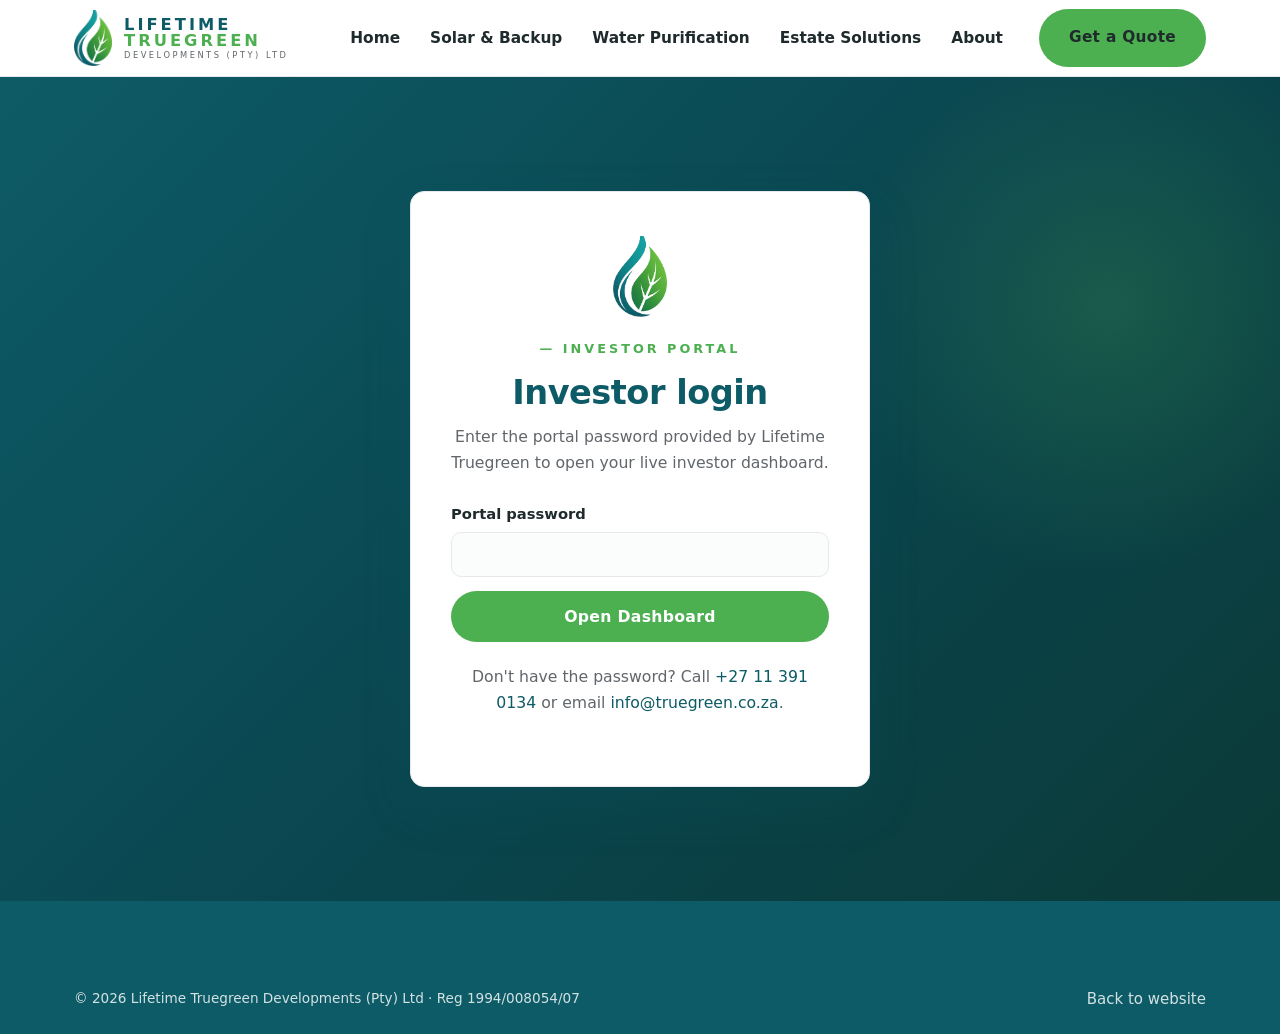
<file: login.html>
<!DOCTYPE html>
<html lang="en">
<head>
  <meta charset="UTF-8">
  <meta name="viewport" content="width=device-width, initial-scale=1.0">
  <title>Investor Login | Lifetime Truegreen Developments</title>
  <meta name="description" content="Investor portal login for Lifetime Truegreen Developments.">
  <meta name="robots" content="noindex, nofollow">
  <link rel="icon" type="image/png" href="assets/img/logo-icon.png">
  <link rel="stylesheet" href="assets/css/styles.css?v=20260826">
</head>
<body>

  <header class="site-header">
    <div class="container nav">
      <a class="brand" href="index.html" aria-label="Lifetime Truegreen home">
        <img class="mark" src="assets/img/logo-icon.png" alt="">
        <span class="wordmark">
          <span class="l1">LIFETIME</span>
          <span class="l2">TRUEGREEN</span>
          <span class="l3">DEVELOPMENTS (PTY) LTD</span>
        </span>
      </a>
      <button class="nav-toggle" aria-label="Toggle menu" aria-expanded="false"><span></span><span></span><span></span></button>
      <ul class="nav-links">
        <li><a href="index.html">Home</a></li>
        <li><a href="solar.html">Solar &amp; Backup</a></li>
        <li><a href="water.html">Water Purification</a></li>
        <li><a href="estates.html">Estate Solutions</a></li>
        <li><a href="about.html">About</a></li>
        <li class="nav-cta"><a class="btn btn-primary" href="contact.html">Get a Quote</a></li>
      </ul>
    </div>
  </header>

  <section class="portal-login-section">
    <div class="container">
      <div class="portal-card">
        <img class="portal-card-mark" src="assets/img/logo-icon.png" alt="">
        <span class="eyebrow">Investor Portal</span>
        <h1>Investor login</h1>
        <p>Enter the portal password provided by Lifetime Truegreen to open your live investor dashboard.</p>

        <form id="portal-login" method="post" action="login.html" novalidate>
          <div class="field">
            <label for="portal-password">Portal password</label>
            <input type="password" id="portal-password" name="password"
                   autocomplete="current-password" autocapitalize="off"
                   autocorrect="off" spellcheck="false" required>
          </div>
          <p class="portal-error" id="portal-error" role="alert" hidden></p>
          <button class="btn btn-primary portal-submit" type="submit" disabled>Open Dashboard</button>
        </form>

        <script>
          /* portal.js is an ES module, so it is deferred. Until it has wired up
             the form, block native submission: a plain submit would send the
             password to the server and leave it in browser history. */
          (function () {
            var f = document.getElementById('portal-login');
            if (f) f.addEventListener('submit', function (e) { e.preventDefault(); });
          })();
        </script>

        <p class="portal-help">
          Don't have the password? Call <a href="tel:+27113910134">+27 11 391 0134</a>
          or email <a href="mailto:info@truegreen.co.za">info@truegreen.co.za</a>.
        </p>
      </div>
    </div>
  </section>

  <footer class="site-footer">
    <div class="container">
      <div class="footer-bottom" style="border-top:0">
        <div>© <span data-year>2026</span> Lifetime Truegreen Developments (Pty) Ltd · Reg 1994/008054/07</div>
        <div><a href="index.html">Back to website</a></div>
      </div>
    </div>
  </footer>

  <script src="assets/js/main.js?v=20260826"></script>
  <script type="module" src="assets/js/portal.js?v=20260826"></script>
</body>
</html>
</file>
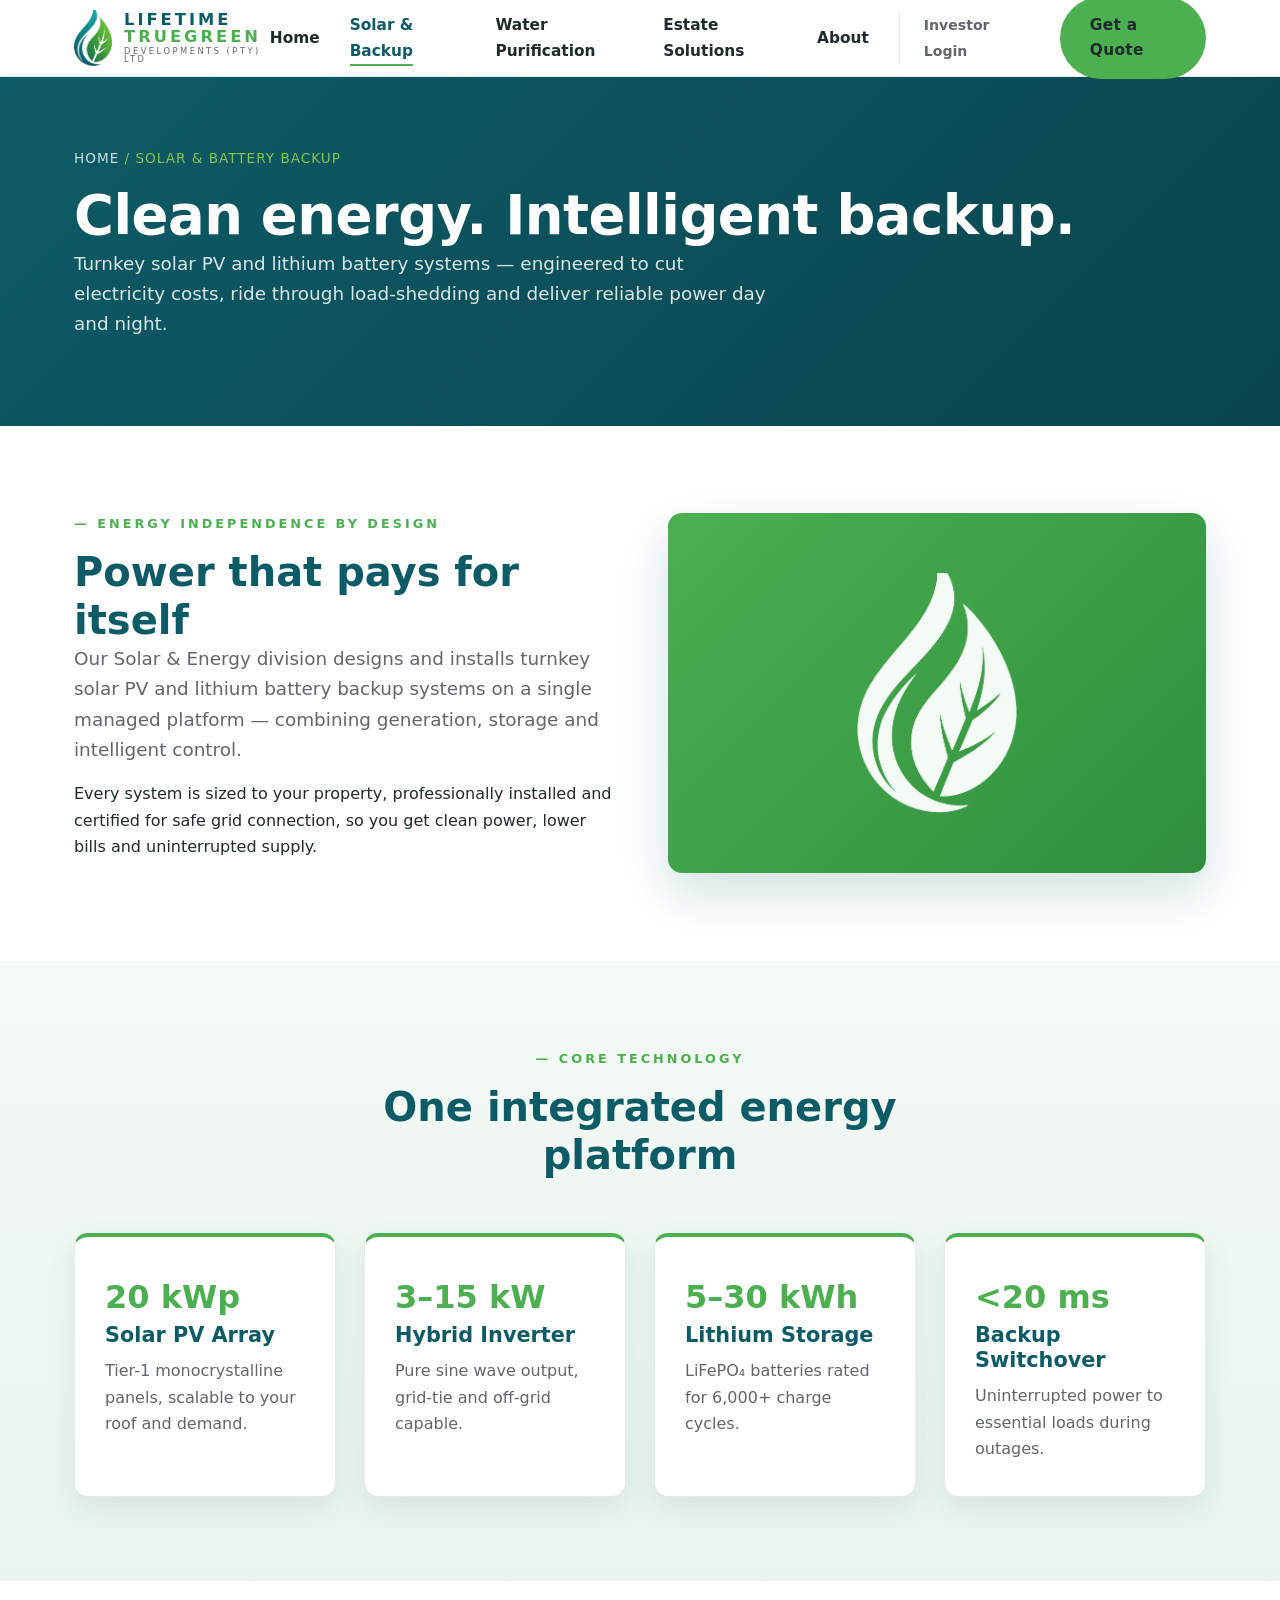
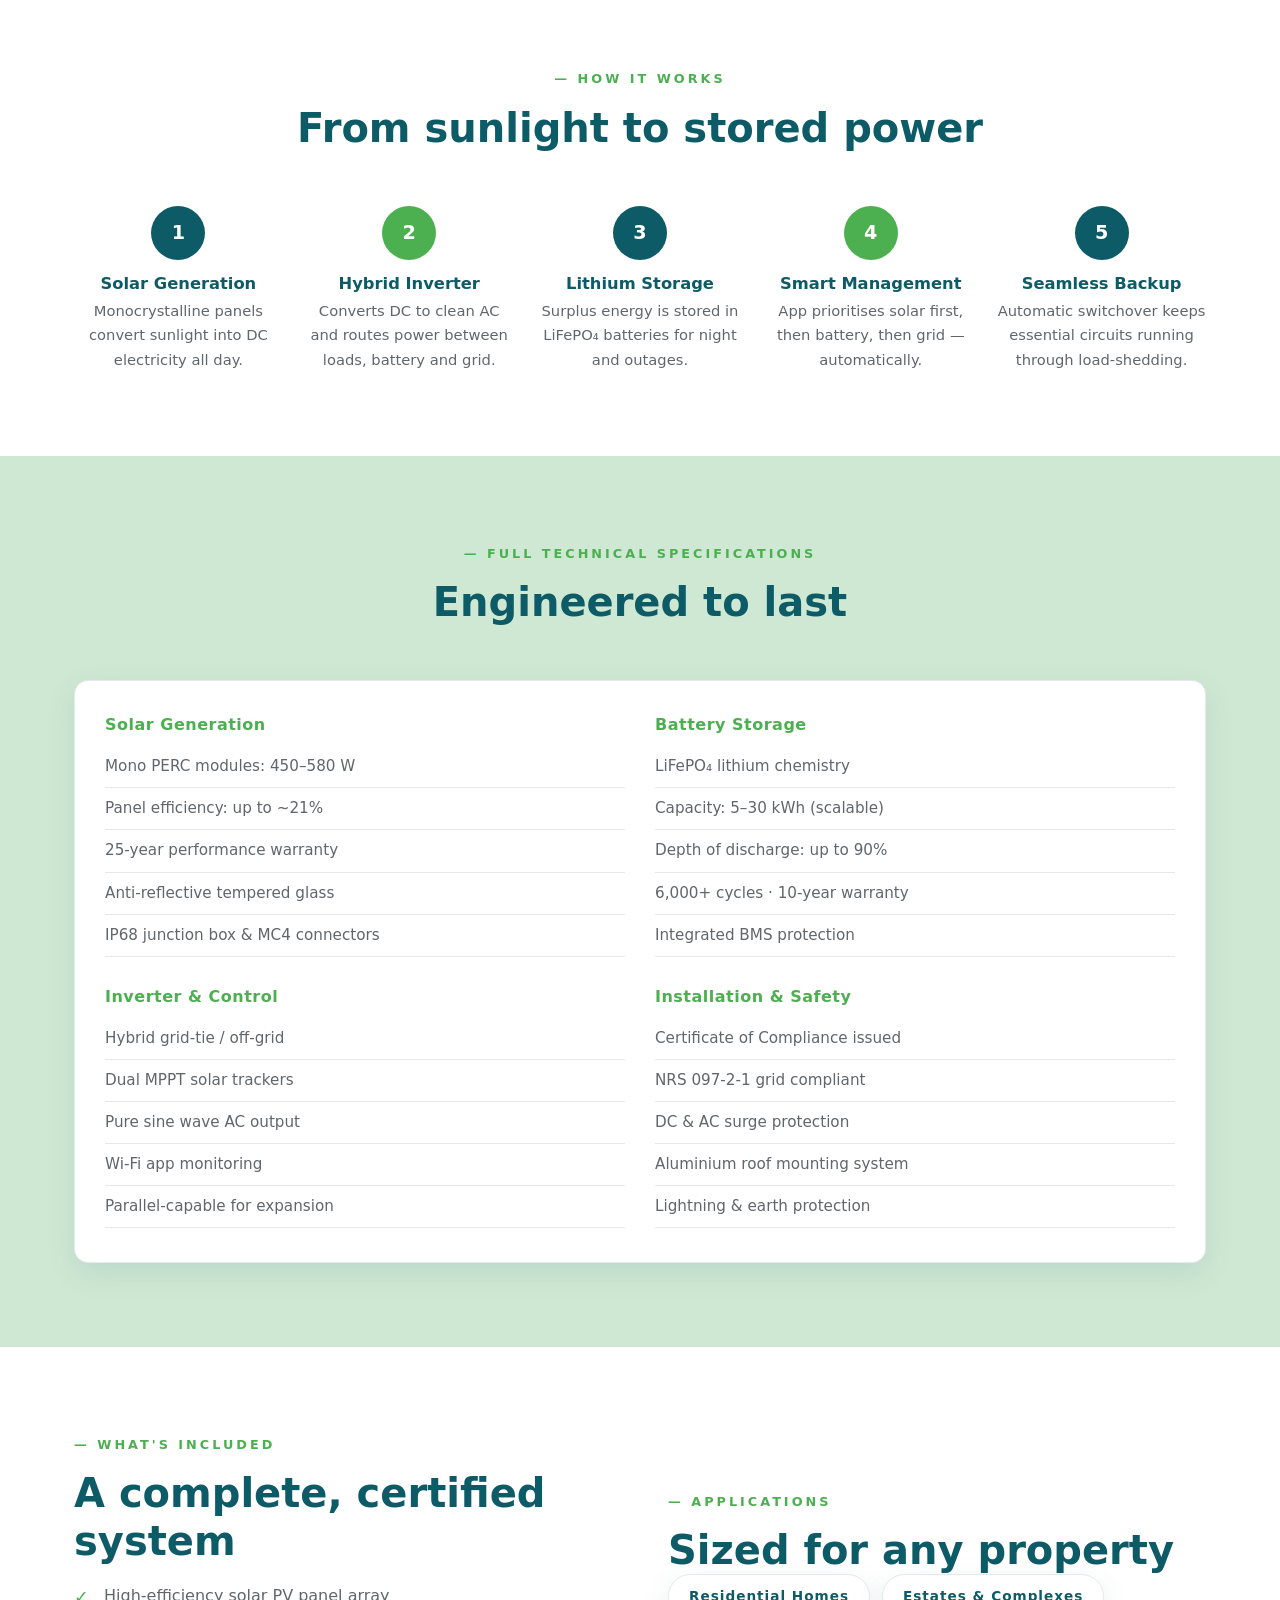
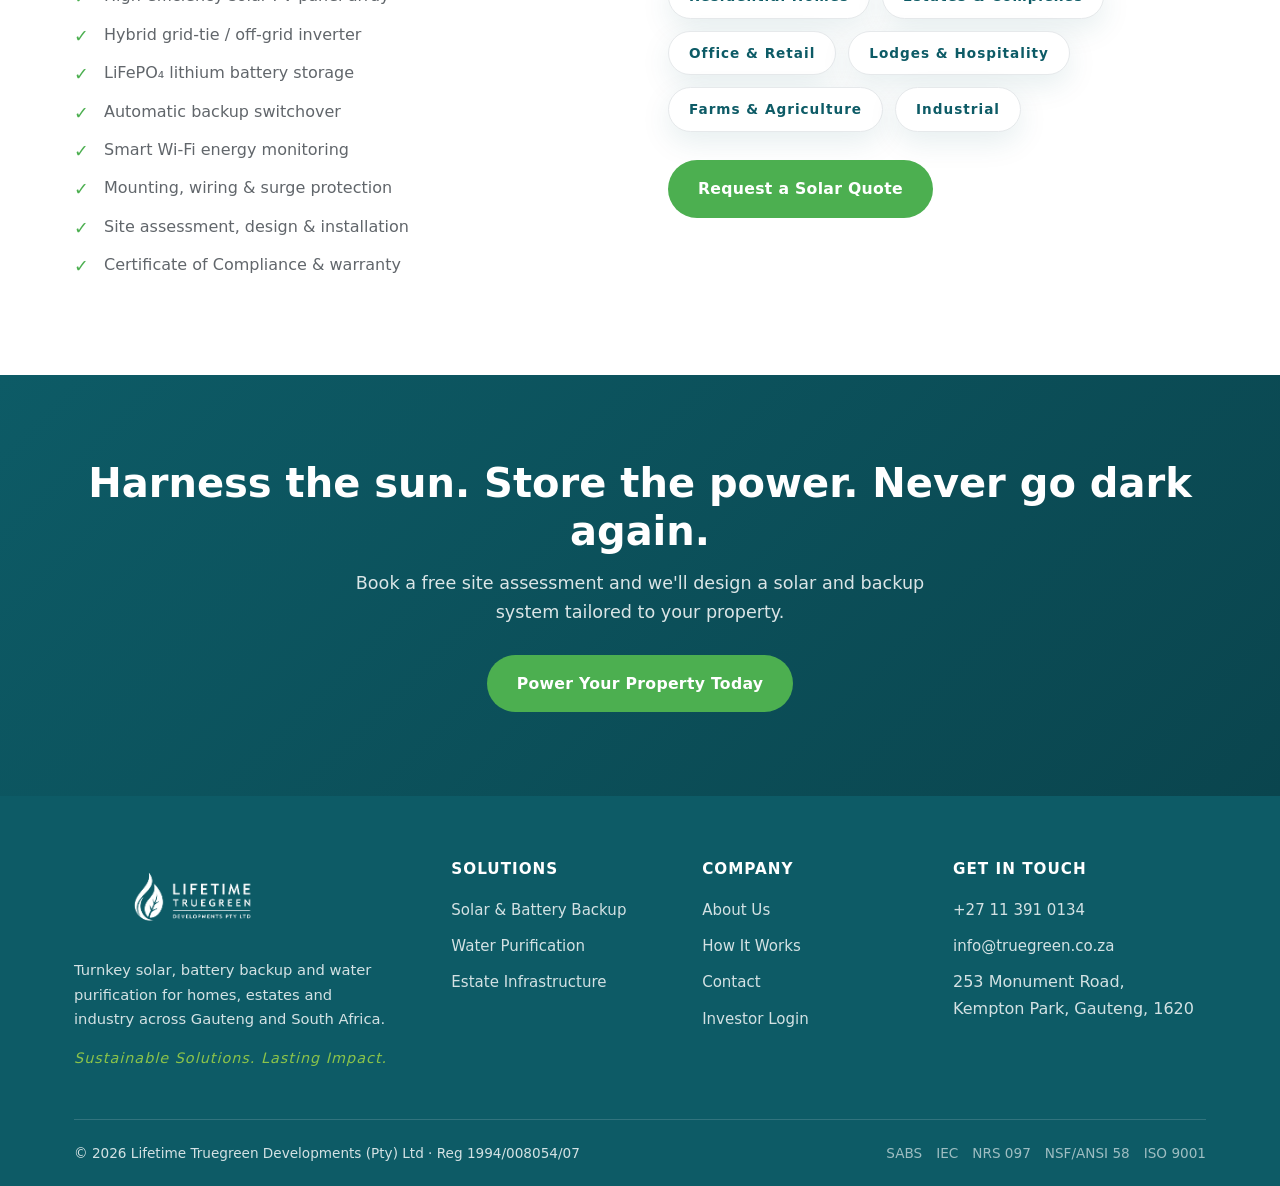
<file: solar.html>
<!DOCTYPE html>
<html lang="en">
<head>
  <meta charset="UTF-8">
  <meta name="viewport" content="width=device-width, initial-scale=1.0">
  <title>Solar &amp; Battery Backup Systems | Lifetime Truegreen Developments</title>
  <meta name="description" content="Turnkey hybrid solar PV and LiFePO₄ lithium battery backup systems — SABS, IEC and NRS 097 compliant. Clean energy, intelligent backup and lifetime savings for homes, estates and business.">
  <link rel="icon" type="image/png" href="assets/img/logo-icon.png">
  <link rel="stylesheet" href="assets/css/styles.css?v=20260826">
</head>
<body>

  <header class="site-header">
    <div class="container nav">
      <a class="brand" href="index.html" aria-label="Lifetime Truegreen home">
        <img class="mark" src="assets/img/logo-icon.png" alt="">
        <span class="wordmark">
          <span class="l1">LIFETIME</span>
          <span class="l2">TRUEGREEN</span>
          <span class="l3">DEVELOPMENTS (PTY) LTD</span>
        </span>
      </a>
      <button class="nav-toggle" aria-label="Toggle menu" aria-expanded="false"><span></span><span></span><span></span></button>
      <ul class="nav-links">
        <li><a href="index.html">Home</a></li>
        <li><a href="solar.html" class="active">Solar &amp; Backup</a></li>
        <li><a href="water.html">Water Purification</a></li>
        <li><a href="estates.html">Estate Solutions</a></li>
        <li><a href="about.html">About</a></li>
        <li class="nav-login"><a href="login.html">Investor Login</a></li>
        <li class="nav-cta"><a class="btn btn-primary" href="contact.html">Get a Quote</a></li>
      </ul>
    </div>
  </header>

  <section class="hero-sub">
    <div class="container">
      <div class="breadcrumb"><a href="index.html">Home</a> / Solar &amp; Battery Backup</div>
      <h1>Clean energy. Intelligent backup.</h1>
      <p>Turnkey solar PV and lithium battery systems — engineered to cut electricity costs, ride through load-shedding and deliver reliable power day and night.</p>
    </div>
  </section>

  <!-- Intro -->
  <section>
    <div class="container">
      <div class="split">
        <div class="reveal">
          <span class="eyebrow">Energy Independence by Design</span>
          <h2>Power that pays for itself</h2>
          <p class="lead">Our Solar &amp; Energy division designs and installs turnkey solar PV and lithium battery backup systems on a single managed platform — combining generation, storage and intelligent control.</p>
          <p>Every system is sized to your property, professionally installed and certified for safe grid connection, so you get clean power, lower bills and uninterrupted supply.</p>
        </div>
        <div class="media-panel green reveal">
          <img class="big-mark" src="assets/img/logo-icon-white.png" alt="">
        </div>
      </div>
    </div>
  </section>

  <!-- Key specs -->
  <section class="section-tint">
    <div class="container">
      <div class="section-head reveal">
        <span class="eyebrow">Core Technology</span>
        <h2>One integrated energy platform</h2>
      </div>
      <div class="grid grid-4">
        <div class="card feature reveal"><div class="num" style="font-size:2rem;font-weight:700;color:var(--leaf-green)">20 kWp</div><h3>Solar PV Array</h3><p>Tier-1 monocrystalline panels, scalable to your roof and demand.</p></div>
        <div class="card feature reveal"><div class="num" style="font-size:2rem;font-weight:700;color:var(--leaf-green)">3–15 kW</div><h3>Hybrid Inverter</h3><p>Pure sine wave output, grid-tie and off-grid capable.</p></div>
        <div class="card feature reveal"><div class="num" style="font-size:2rem;font-weight:700;color:var(--leaf-green)">5–30 kWh</div><h3>Lithium Storage</h3><p>LiFePO₄ batteries rated for 6,000+ charge cycles.</p></div>
        <div class="card feature reveal"><div class="num" style="font-size:2rem;font-weight:700;color:var(--leaf-green)">&lt;20 ms</div><h3>Backup Switchover</h3><p>Uninterrupted power to essential loads during outages.</p></div>
      </div>
    </div>
  </section>

  <!-- How it works -->
  <section>
    <div class="container">
      <div class="section-head reveal">
        <span class="eyebrow">How It Works</span>
        <h2>From sunlight to stored power</h2>
      </div>
      <div class="steps reveal">
        <div class="step"><div class="n">1</div><h4>Solar Generation</h4><p>Monocrystalline panels convert sunlight into DC electricity all day.</p></div>
        <div class="step"><div class="n">2</div><h4>Hybrid Inverter</h4><p>Converts DC to clean AC and routes power between loads, battery and grid.</p></div>
        <div class="step"><div class="n">3</div><h4>Lithium Storage</h4><p>Surplus energy is stored in LiFePO₄ batteries for night and outages.</p></div>
        <div class="step"><div class="n">4</div><h4>Smart Management</h4><p>App prioritises solar first, then battery, then grid — automatically.</p></div>
        <div class="step"><div class="n">5</div><h4>Seamless Backup</h4><p>Automatic switchover keeps essential circuits running through load-shedding.</p></div>
      </div>
    </div>
  </section>

  <!-- Full specs -->
  <section class="section-sage">
    <div class="container">
      <div class="section-head reveal">
        <span class="eyebrow">Full Technical Specifications</span>
        <h2>Engineered to last</h2>
      </div>
      <div class="card reveal">
        <div class="specs">
          <div class="spec-group">
            <h4>Solar Generation</h4>
            <ul>
              <li>Mono PERC modules: 450–580 W</li>
              <li>Panel efficiency: up to ~21%</li>
              <li>25-year performance warranty</li>
              <li>Anti-reflective tempered glass</li>
              <li>IP68 junction box &amp; MC4 connectors</li>
            </ul>
          </div>
          <div class="spec-group">
            <h4>Battery Storage</h4>
            <ul>
              <li>LiFePO₄ lithium chemistry</li>
              <li>Capacity: 5–30 kWh (scalable)</li>
              <li>Depth of discharge: up to 90%</li>
              <li>6,000+ cycles · 10-year warranty</li>
              <li>Integrated BMS protection</li>
            </ul>
          </div>
          <div class="spec-group">
            <h4>Inverter &amp; Control</h4>
            <ul>
              <li>Hybrid grid-tie / off-grid</li>
              <li>Dual MPPT solar trackers</li>
              <li>Pure sine wave AC output</li>
              <li>Wi-Fi app monitoring</li>
              <li>Parallel-capable for expansion</li>
            </ul>
          </div>
          <div class="spec-group">
            <h4>Installation &amp; Safety</h4>
            <ul>
              <li>Certificate of Compliance issued</li>
              <li>NRS 097-2-1 grid compliant</li>
              <li>DC &amp; AC surge protection</li>
              <li>Aluminium roof mounting system</li>
              <li>Lightning &amp; earth protection</li>
            </ul>
          </div>
        </div>
      </div>
    </div>
  </section>

  <!-- What's included + applications -->
  <section>
    <div class="container">
      <div class="split">
        <div class="reveal">
          <span class="eyebrow">What's Included</span>
          <h2>A complete, certified system</h2>
          <ul>
            <li>High-efficiency solar PV panel array</li>
            <li>Hybrid grid-tie / off-grid inverter</li>
            <li>LiFePO₄ lithium battery storage</li>
            <li>Automatic backup switchover</li>
            <li>Smart Wi-Fi energy monitoring</li>
            <li>Mounting, wiring &amp; surge protection</li>
            <li>Site assessment, design &amp; installation</li>
            <li>Certificate of Compliance &amp; warranty</li>
          </ul>
        </div>
        <div class="reveal">
          <span class="eyebrow">Applications</span>
          <h2>Sized for any property</h2>
          <div class="badges" style="justify-content:flex-start">
            <div class="badge">Residential Homes</div>
            <div class="badge">Estates &amp; Complexes</div>
            <div class="badge">Office &amp; Retail</div>
            <div class="badge">Lodges &amp; Hospitality</div>
            <div class="badge">Farms &amp; Agriculture</div>
            <div class="badge">Industrial</div>
          </div>
          <p style="margin-top:28px"><a class="btn btn-primary" href="contact.html">Request a Solar Quote</a></p>
        </div>
      </div>
    </div>
  </section>

  <section class="cta-band">
    <div class="container">
      <h2>Harness the sun. Store the power. Never go dark again.</h2>
      <p>Book a free site assessment and we'll design a solar and backup system tailored to your property.</p>
      <a class="btn btn-primary" href="contact.html">Power Your Property Today</a>
    </div>
  </section>

  <footer class="site-footer">
    <div class="container">
      <div class="footer-grid">
        <div class="footer-brand">
          <img class="flogo" src="assets/img/logo-white-horizontal.png" alt="Lifetime Truegreen Developments">
          <p>Turnkey solar, battery backup and water purification for homes, estates and industry across Gauteng and South Africa.</p>
          <div class="footer-tag">Sustainable Solutions. Lasting Impact.</div>
        </div>
        <div><h4>Solutions</h4><ul><li><a href="solar.html">Solar &amp; Battery Backup</a></li><li><a href="water.html">Water Purification</a></li><li><a href="estates.html">Estate Infrastructure</a></li></ul></div>
        <div><h4>Company</h4><ul><li><a href="about.html">About Us</a></li><li><a href="estates.html">How It Works</a></li><li><a href="contact.html">Contact</a></li><li><a href="login.html">Investor Login</a></li></ul></div>
        <div><h4>Get In Touch</h4><ul><li><a href="tel:+27113910134">+27 11 391 0134</a></li><li><a href="mailto:info@truegreen.co.za">info@truegreen.co.za</a></li><li>253 Monument Road,<br>Kempton Park, Gauteng, 1620</li></ul></div>
      </div>
      <div class="footer-bottom">
        <div>© <span data-year>2026</span> Lifetime Truegreen Developments (Pty) Ltd · Reg 1994/008054/07</div>
        <div class="badges-mini"><span>SABS</span><span>IEC</span><span>NRS 097</span><span>NSF/ANSI 58</span><span>ISO 9001</span></div>
      </div>
    </div>
  </footer>

  <script src="assets/js/main.js?v=20260826"></script>
</body>
</html>
</file>
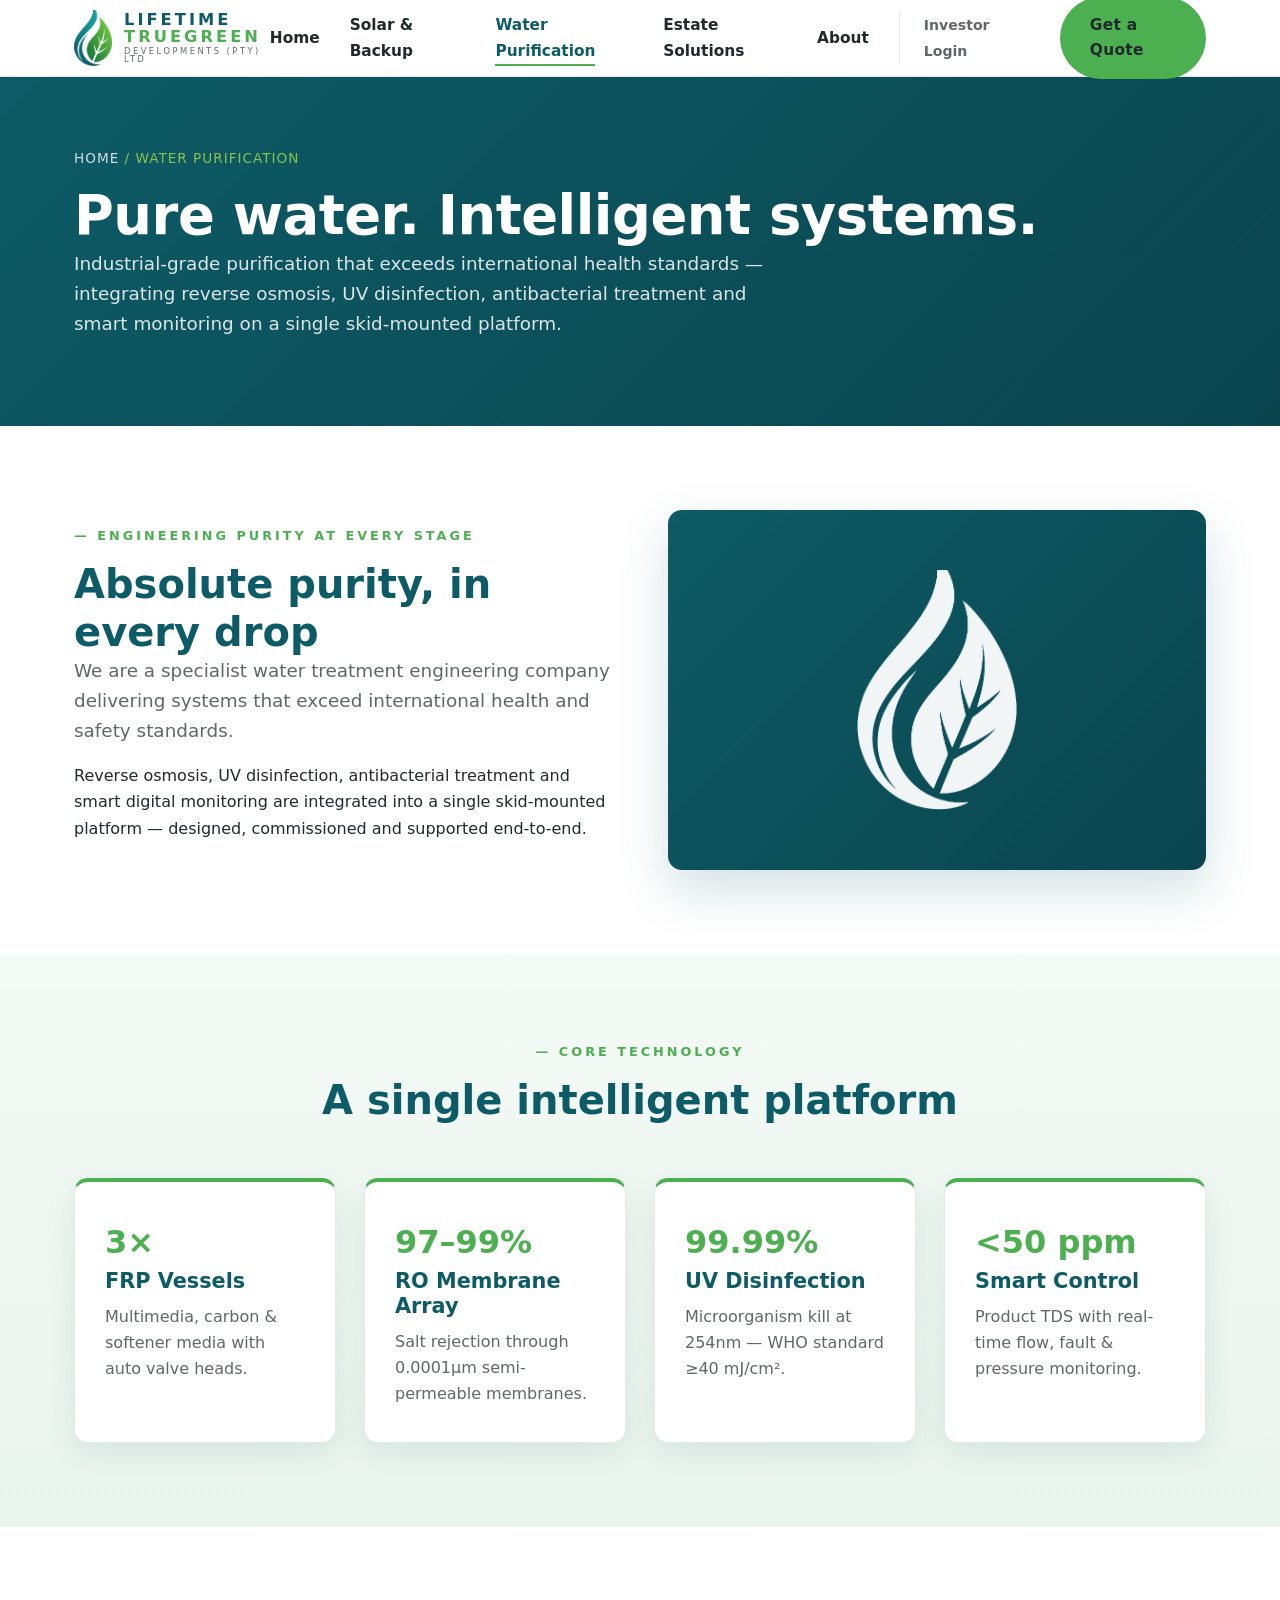
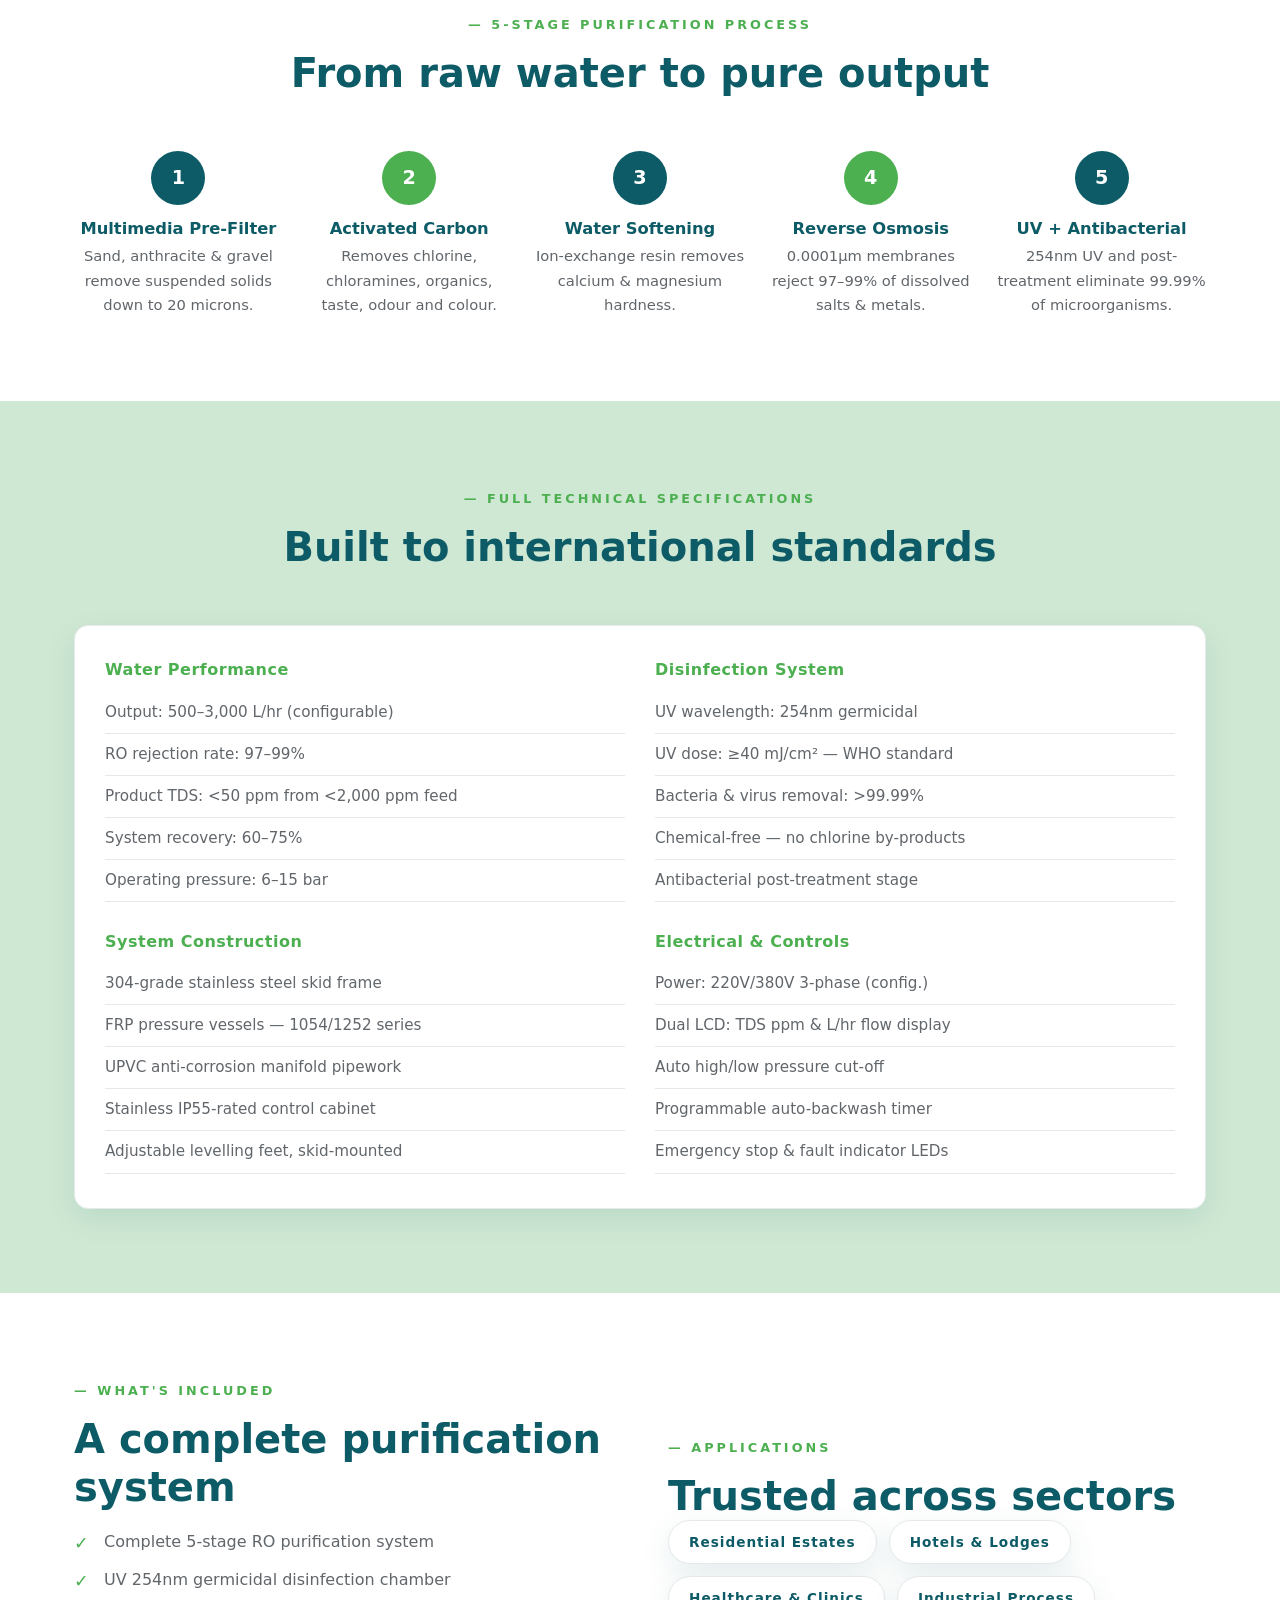
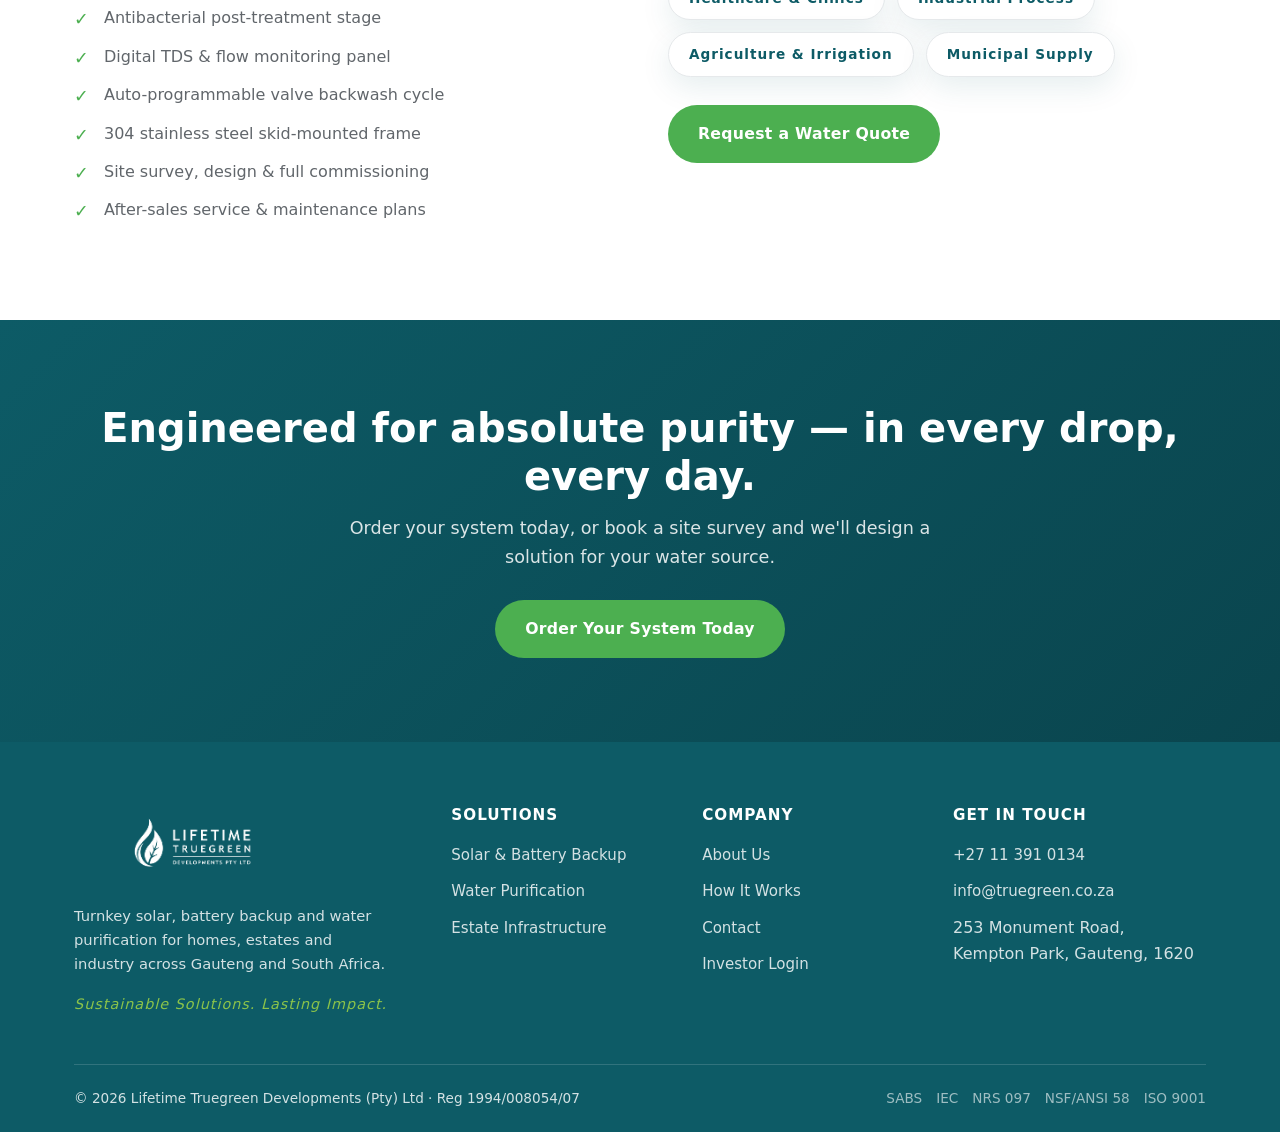
<file: water.html>
<!DOCTYPE html>
<html lang="en">
<head>
  <meta charset="UTF-8">
  <meta name="viewport" content="width=device-width, initial-scale=1.0">
  <title>Water Purification Systems | Lifetime Truegreen Developments</title>
  <meta name="description" content="Industrial-grade 5-stage reverse osmosis and UV water purification systems — NSF/ANSI 58, ISO 9001:2015 and WHO compliant. Pure water, intelligent systems, lifetime quality.">
  <link rel="icon" type="image/png" href="assets/img/logo-icon.png">
  <link rel="stylesheet" href="assets/css/styles.css?v=20260826">
</head>
<body>

  <header class="site-header">
    <div class="container nav">
      <a class="brand" href="index.html" aria-label="Lifetime Truegreen home">
        <img class="mark" src="assets/img/logo-icon.png" alt="">
        <span class="wordmark">
          <span class="l1">LIFETIME</span>
          <span class="l2">TRUEGREEN</span>
          <span class="l3">DEVELOPMENTS (PTY) LTD</span>
        </span>
      </a>
      <button class="nav-toggle" aria-label="Toggle menu" aria-expanded="false"><span></span><span></span><span></span></button>
      <ul class="nav-links">
        <li><a href="index.html">Home</a></li>
        <li><a href="solar.html">Solar &amp; Backup</a></li>
        <li><a href="water.html" class="active">Water Purification</a></li>
        <li><a href="estates.html">Estate Solutions</a></li>
        <li><a href="about.html">About</a></li>
        <li class="nav-login"><a href="login.html">Investor Login</a></li>
        <li class="nav-cta"><a class="btn btn-primary" href="contact.html">Get a Quote</a></li>
      </ul>
    </div>
  </header>

  <section class="hero-sub">
    <div class="container">
      <div class="breadcrumb"><a href="index.html">Home</a> / Water Purification</div>
      <h1>Pure water. Intelligent systems.</h1>
      <p>Industrial-grade purification that exceeds international health standards — integrating reverse osmosis, UV disinfection, antibacterial treatment and smart monitoring on a single skid-mounted platform.</p>
    </div>
  </section>

  <section>
    <div class="container">
      <div class="split">
        <div class="reveal">
          <span class="eyebrow">Engineering Purity at Every Stage</span>
          <h2>Absolute purity, in every drop</h2>
          <p class="lead">We are a specialist water treatment engineering company delivering systems that exceed international health and safety standards.</p>
          <p>Reverse osmosis, UV disinfection, antibacterial treatment and smart digital monitoring are integrated into a single skid-mounted platform — designed, commissioned and supported end-to-end.</p>
        </div>
        <div class="media-panel reveal">
          <img class="big-mark" src="assets/img/logo-icon-white.png" alt="">
        </div>
      </div>
    </div>
  </section>

  <section class="section-tint">
    <div class="container">
      <div class="section-head reveal">
        <span class="eyebrow">Core Technology</span>
        <h2>A single intelligent platform</h2>
      </div>
      <div class="grid grid-4">
        <div class="card feature reveal"><div style="font-size:2rem;font-weight:700;color:var(--leaf-green)">3×</div><h3>FRP Vessels</h3><p>Multimedia, carbon &amp; softener media with auto valve heads.</p></div>
        <div class="card feature reveal"><div style="font-size:2rem;font-weight:700;color:var(--leaf-green)">97–99%</div><h3>RO Membrane Array</h3><p>Salt rejection through 0.0001μm semi-permeable membranes.</p></div>
        <div class="card feature reveal"><div style="font-size:2rem;font-weight:700;color:var(--leaf-green)">99.99%</div><h3>UV Disinfection</h3><p>Microorganism kill at 254nm — WHO standard ≥40 mJ/cm².</p></div>
        <div class="card feature reveal"><div style="font-size:2rem;font-weight:700;color:var(--leaf-green)">&lt;50 ppm</div><h3>Smart Control</h3><p>Product TDS with real-time flow, fault &amp; pressure monitoring.</p></div>
      </div>
    </div>
  </section>

  <section>
    <div class="container">
      <div class="section-head reveal">
        <span class="eyebrow">5-Stage Purification Process</span>
        <h2>From raw water to pure output</h2>
      </div>
      <div class="steps reveal">
        <div class="step"><div class="n">1</div><h4>Multimedia Pre-Filter</h4><p>Sand, anthracite &amp; gravel remove suspended solids down to 20 microns.</p></div>
        <div class="step"><div class="n">2</div><h4>Activated Carbon</h4><p>Removes chlorine, chloramines, organics, taste, odour and colour.</p></div>
        <div class="step"><div class="n">3</div><h4>Water Softening</h4><p>Ion-exchange resin removes calcium &amp; magnesium hardness.</p></div>
        <div class="step"><div class="n">4</div><h4>Reverse Osmosis</h4><p>0.0001μm membranes reject 97–99% of dissolved salts &amp; metals.</p></div>
        <div class="step"><div class="n">5</div><h4>UV + Antibacterial</h4><p>254nm UV and post-treatment eliminate 99.99% of microorganisms.</p></div>
      </div>
    </div>
  </section>

  <section class="section-sage">
    <div class="container">
      <div class="section-head reveal">
        <span class="eyebrow">Full Technical Specifications</span>
        <h2>Built to international standards</h2>
      </div>
      <div class="card reveal">
        <div class="specs">
          <div class="spec-group">
            <h4>Water Performance</h4>
            <ul>
              <li>Output: 500–3,000 L/hr (configurable)</li>
              <li>RO rejection rate: 97–99%</li>
              <li>Product TDS: &lt;50 ppm from &lt;2,000 ppm feed</li>
              <li>System recovery: 60–75%</li>
              <li>Operating pressure: 6–15 bar</li>
            </ul>
          </div>
          <div class="spec-group">
            <h4>Disinfection System</h4>
            <ul>
              <li>UV wavelength: 254nm germicidal</li>
              <li>UV dose: ≥40 mJ/cm² — WHO standard</li>
              <li>Bacteria &amp; virus removal: &gt;99.99%</li>
              <li>Chemical-free — no chlorine by-products</li>
              <li>Antibacterial post-treatment stage</li>
            </ul>
          </div>
          <div class="spec-group">
            <h4>System Construction</h4>
            <ul>
              <li>304-grade stainless steel skid frame</li>
              <li>FRP pressure vessels — 1054/1252 series</li>
              <li>UPVC anti-corrosion manifold pipework</li>
              <li>Stainless IP55-rated control cabinet</li>
              <li>Adjustable levelling feet, skid-mounted</li>
            </ul>
          </div>
          <div class="spec-group">
            <h4>Electrical &amp; Controls</h4>
            <ul>
              <li>Power: 220V/380V 3-phase (config.)</li>
              <li>Dual LCD: TDS ppm &amp; L/hr flow display</li>
              <li>Auto high/low pressure cut-off</li>
              <li>Programmable auto-backwash timer</li>
              <li>Emergency stop &amp; fault indicator LEDs</li>
            </ul>
          </div>
        </div>
      </div>
    </div>
  </section>

  <section>
    <div class="container">
      <div class="split">
        <div class="reveal">
          <span class="eyebrow">What's Included</span>
          <h2>A complete purification system</h2>
          <ul>
            <li>Complete 5-stage RO purification system</li>
            <li>UV 254nm germicidal disinfection chamber</li>
            <li>Antibacterial post-treatment stage</li>
            <li>Digital TDS &amp; flow monitoring panel</li>
            <li>Auto-programmable valve backwash cycle</li>
            <li>304 stainless steel skid-mounted frame</li>
            <li>Site survey, design &amp; full commissioning</li>
            <li>After-sales service &amp; maintenance plans</li>
          </ul>
        </div>
        <div class="reveal">
          <span class="eyebrow">Applications</span>
          <h2>Trusted across sectors</h2>
          <div class="badges" style="justify-content:flex-start">
            <div class="badge">Residential Estates</div>
            <div class="badge">Hotels &amp; Lodges</div>
            <div class="badge">Healthcare &amp; Clinics</div>
            <div class="badge">Industrial Process</div>
            <div class="badge">Agriculture &amp; Irrigation</div>
            <div class="badge">Municipal Supply</div>
          </div>
          <p style="margin-top:28px"><a class="btn btn-primary" href="contact.html">Request a Water Quote</a></p>
        </div>
      </div>
    </div>
  </section>

  <section class="cta-band">
    <div class="container">
      <h2>Engineered for absolute purity — in every drop, every day.</h2>
      <p>Order your system today, or book a site survey and we'll design a solution for your water source.</p>
      <a class="btn btn-primary" href="contact.html">Order Your System Today</a>
    </div>
  </section>

  <footer class="site-footer">
    <div class="container">
      <div class="footer-grid">
        <div class="footer-brand">
          <img class="flogo" src="assets/img/logo-white-horizontal.png" alt="Lifetime Truegreen Developments">
          <p>Turnkey solar, battery backup and water purification for homes, estates and industry across Gauteng and South Africa.</p>
          <div class="footer-tag">Sustainable Solutions. Lasting Impact.</div>
        </div>
        <div><h4>Solutions</h4><ul><li><a href="solar.html">Solar &amp; Battery Backup</a></li><li><a href="water.html">Water Purification</a></li><li><a href="estates.html">Estate Infrastructure</a></li></ul></div>
        <div><h4>Company</h4><ul><li><a href="about.html">About Us</a></li><li><a href="estates.html">How It Works</a></li><li><a href="contact.html">Contact</a></li><li><a href="login.html">Investor Login</a></li></ul></div>
        <div><h4>Get In Touch</h4><ul><li><a href="tel:+27113910134">+27 11 391 0134</a></li><li><a href="mailto:info@truegreen.co.za">info@truegreen.co.za</a></li><li>253 Monument Road,<br>Kempton Park, Gauteng, 1620</li></ul></div>
      </div>
      <div class="footer-bottom">
        <div>© <span data-year>2026</span> Lifetime Truegreen Developments (Pty) Ltd · Reg 1994/008054/07</div>
        <div class="badges-mini"><span>SABS</span><span>IEC</span><span>NRS 097</span><span>NSF/ANSI 58</span><span>ISO 9001</span></div>
      </div>
    </div>
  </footer>

  <script src="assets/js/main.js?v=20260826"></script>
</body>
</html>
</file>
<file: assets/css/styles.css>
/* ===========================================================
   Lifetime Truegreen Developments — site styles
   Brand: Deep Teal #0D5B66 · Leaf Green #4CAF50 · Charcoal #61666B
   Typography: Trebuchet MS
   =========================================================== */

:root {
  --deep-teal: #0D5B66;
  --teal-dark: #0a454e;
  --teal-light: #3a9aa6;
  --leaf-green: #4CAF50;
  --green-dark: #2f8f3e;
  --light-green: #8BC34A;
  --sky-blue: #2FA8E0;
  --soft-sage: #CFE8D4;
  --warm-grey: #E6E9EB;
  --charcoal: #61666B;
  --ink: #1f2a2c;
  --white: #ffffff;

  --font: "Trebuchet MS", "Segoe UI", Tahoma, system-ui, sans-serif;
  --container: 1180px;
  --radius: 14px;
  --shadow: 0 10px 30px rgba(13, 91, 102, 0.10);
  --shadow-lg: 0 20px 50px rgba(13, 91, 102, 0.18);
  --transition: 0.25s ease;
}

* { box-sizing: border-box; margin: 0; padding: 0; }

html { scroll-behavior: smooth; }

body {
  font-family: var(--font);
  color: var(--ink);
  line-height: 1.65;
  background: var(--white);
  -webkit-font-smoothing: antialiased;
}

img { max-width: 100%; display: block; }

a { color: var(--deep-teal); text-decoration: none; transition: color var(--transition); }
a:hover { color: var(--leaf-green); }

h1, h2, h3, h4 { line-height: 1.2; color: var(--deep-teal); font-weight: 700; }
h1 { font-size: clamp(2.1rem, 5vw, 3.4rem); letter-spacing: -0.5px; }
h2 { font-size: clamp(1.7rem, 3.5vw, 2.5rem); }
h3 { font-size: 1.3rem; }
p { margin-bottom: 1rem; }

.container { width: 100%; max-width: var(--container); margin: 0 auto; padding: 0 24px; }

section { padding: 84px 0; }
.section-tint { background: linear-gradient(180deg, #f4faf6 0%, #eaf4ee 100%); }
.section-sage { background: var(--soft-sage); }

.eyebrow {
  display: inline-block;
  font-size: 0.8rem;
  font-weight: 700;
  letter-spacing: 3px;
  text-transform: uppercase;
  color: var(--leaf-green);
  margin-bottom: 14px;
}
.eyebrow::before { content: "— "; color: var(--leaf-green); }

.section-head { max-width: 720px; margin: 0 auto 54px; text-align: center; }
.section-head p { color: var(--charcoal); font-size: 1.08rem; }
.lead { font-size: 1.15rem; color: var(--charcoal); }

/* ---------- Buttons ---------- */
.btn {
  display: inline-flex; align-items: center; gap: 8px;
  padding: 14px 28px; border-radius: 50px;
  font-family: var(--font); font-weight: 700; font-size: 0.98rem;
  letter-spacing: 0.3px; cursor: pointer; border: 2px solid transparent;
  transition: all var(--transition);
}
.btn-primary { background: var(--leaf-green); color: #fff; }
.btn-primary:hover { background: var(--green-dark); color: #fff; transform: translateY(-2px); box-shadow: 0 10px 24px rgba(76,175,80,0.35); }
.btn-teal { background: var(--deep-teal); color: #fff; }
.btn-teal:hover { background: var(--teal-dark); color: #fff; transform: translateY(-2px); }
.btn-outline { background: transparent; color: #fff; border-color: rgba(255,255,255,0.6); }
.btn-outline:hover { background: #fff; color: var(--deep-teal); }
.btn-ghost { background: transparent; color: var(--deep-teal); border-color: var(--deep-teal); }
.btn-ghost:hover { background: var(--deep-teal); color: #fff; }

/* ---------- Header ---------- */
.site-header {
  position: sticky; top: 0; z-index: 100;
  background: rgba(255,255,255,0.95);
  backdrop-filter: saturate(180%) blur(10px);
  border-bottom: 1px solid var(--warm-grey);
  transition: box-shadow var(--transition);
}
.site-header.scrolled { box-shadow: 0 6px 20px rgba(13,91,102,0.08); }
.nav { display: flex; align-items: center; justify-content: space-between; height: 76px; }

.brand { display: flex; align-items: center; gap: 12px; }
.brand .mark { width: 38px; height: auto; }
.brand .wordmark { display: flex; flex-direction: column; line-height: 1; }
.brand .wordmark .l1 { font-weight: 700; letter-spacing: 3px; font-size: 1.02rem; color: var(--deep-teal); }
.brand .wordmark .l2 { font-weight: 700; letter-spacing: 3px; font-size: 1.02rem; color: var(--leaf-green); }
.brand .wordmark .l3 { font-size: 0.52rem; letter-spacing: 2.5px; color: var(--charcoal); margin-top: 2px; }

.nav-links { display: flex; align-items: center; gap: 30px; list-style: none; }
.nav-links a { color: var(--ink); font-weight: 600; font-size: 0.96rem; position: relative; }
.nav-links a::after {
  content: ""; position: absolute; left: 0; bottom: -6px; width: 0; height: 2px;
  background: var(--leaf-green); transition: width var(--transition);
}
.nav-links a:hover::after, .nav-links a.active::after { width: 100%; }
.nav-links a.active { color: var(--deep-teal); }
.nav-cta { margin-left: 6px; }
.nav-links .nav-cta a::after { display: none; }

.nav-toggle { display: none; background: none; border: 0; cursor: pointer; padding: 8px; }
.nav-toggle span { display: block; width: 26px; height: 3px; background: var(--deep-teal); border-radius: 3px; margin: 5px 0; transition: var(--transition); }

/* ---------- Hero ---------- */
.hero {
  position: relative; overflow: hidden;
  background: linear-gradient(135deg, var(--deep-teal) 0%, var(--teal-dark) 55%, #0b3a37 100%);
  color: #fff; padding: 110px 0 120px;
}
.hero::after {
  content: ""; position: absolute; right: -120px; top: -60px; width: 620px; height: 620px;
  background: radial-gradient(circle at center, rgba(76,175,80,0.22), transparent 62%);
  pointer-events: none;
}
.hero .container { position: relative; z-index: 2; }
.hero h1 { color: #fff; max-width: 16ch; }
.hero .accent { color: var(--light-green); }
.hero p { color: rgba(255,255,255,0.88); font-size: 1.2rem; max-width: 56ch; margin: 22px 0 34px; }
.hero-actions { display: flex; flex-wrap: wrap; gap: 14px; }
.hero-tagline { margin-top: 40px; font-style: italic; letter-spacing: 1px; color: rgba(255,255,255,0.75); }

.hero-sub {
  background: linear-gradient(135deg, var(--deep-teal), var(--teal-dark));
  color: #fff; padding: 70px 0;
}
.hero-sub h1 { color: #fff; }
.hero-sub p { color: rgba(255,255,255,0.85); font-size: 1.15rem; max-width: 60ch; }
.breadcrumb { font-size: 0.85rem; letter-spacing: 1px; text-transform: uppercase; color: var(--light-green); margin-bottom: 14px; }
.breadcrumb a { color: rgba(255,255,255,0.8); }
.breadcrumb a:hover { color: #fff; }

/* ---------- Stat strip ---------- */
.stats { display: grid; grid-template-columns: repeat(4, 1fr); gap: 24px; }
.stat { text-align: center; padding: 10px; }
.stat .num { font-size: clamp(1.9rem, 4vw, 2.8rem); font-weight: 700; color: var(--leaf-green); line-height: 1; }
.stat .label { color: var(--charcoal); font-size: 0.95rem; margin-top: 8px; }

/* ---------- Cards / grid ---------- */
.grid { display: grid; gap: 28px; }
.grid-2 { grid-template-columns: repeat(2, 1fr); }
.grid-3 { grid-template-columns: repeat(3, 1fr); }
.grid-4 { grid-template-columns: repeat(4, 1fr); }

.card {
  background: #fff; border-radius: var(--radius); padding: 34px 30px;
  box-shadow: var(--shadow); border: 1px solid var(--warm-grey);
  transition: transform var(--transition), box-shadow var(--transition);
}
.card:hover { transform: translateY(-6px); box-shadow: var(--shadow-lg); }
.card h3 { margin-bottom: 10px; }
.card p { color: var(--charcoal); margin-bottom: 0; }
.card .icon {
  width: 58px; height: 58px; border-radius: 14px; display: grid; place-items: center;
  background: linear-gradient(135deg, var(--soft-sage), #fff); margin-bottom: 18px;
}
.card .icon svg { width: 30px; height: 30px; }
.card.feature { border-top: 4px solid var(--leaf-green); }

.service-card { display: flex; flex-direction: column; }
.service-card .tag { font-size: 0.78rem; font-weight: 700; letter-spacing: 1.5px; text-transform: uppercase; color: var(--sky-blue); margin-bottom: 8px; }
.service-card ul { list-style: none; margin: 16px 0 22px; }
.service-card ul li { padding-left: 26px; position: relative; margin-bottom: 8px; color: var(--charcoal); }
.service-card ul li::before { content: "✓"; position: absolute; left: 0; color: var(--leaf-green); font-weight: 700; }
.service-card .btn { margin-top: auto; align-self: flex-start; }

/* ---------- Split / media rows ---------- */
.split { display: grid; grid-template-columns: 1fr 1fr; gap: 56px; align-items: center; }
.split.reverse > div:first-child { order: 2; }
.split ul { list-style: none; margin-top: 18px; }
.split ul li { padding-left: 30px; position: relative; margin-bottom: 12px; color: var(--charcoal); }
.split ul li::before { content: "✓"; position: absolute; left: 0; top: 0; color: var(--leaf-green); font-weight: 700; font-size: 1.1rem; }
.media-panel {
  border-radius: var(--radius); min-height: 360px;
  background: linear-gradient(135deg, var(--deep-teal), var(--teal-dark));
  display: grid; place-items: center; box-shadow: var(--shadow-lg); position: relative; overflow: hidden;
}
.media-panel .big-mark { width: 160px; opacity: 0.95; }
.media-panel.green { background: linear-gradient(135deg, var(--leaf-green), var(--green-dark)); }

/* ---------- Process steps ---------- */
.steps { display: grid; gap: 22px; grid-template-columns: repeat(5, 1fr); }
.step { text-align: center; }
.step .n {
  width: 54px; height: 54px; border-radius: 50%; margin: 0 auto 14px;
  background: var(--deep-teal); color: #fff; font-weight: 700; font-size: 1.2rem;
  display: grid; place-items: center;
}
.step:nth-child(even) .n { background: var(--leaf-green); }
.step h4 { color: var(--deep-teal); margin-bottom: 6px; font-size: 1.02rem; }
.step p { color: var(--charcoal); font-size: 0.92rem; margin: 0; }

/* ---------- Badges ---------- */
.badges { display: flex; flex-wrap: wrap; gap: 12px; justify-content: center; }
.badge {
  background: #fff; border: 1px solid var(--warm-grey); border-radius: 50px;
  padding: 10px 20px; font-weight: 700; font-size: 0.85rem; letter-spacing: 1px;
  color: var(--deep-teal); box-shadow: var(--shadow);
}
.badge span { color: var(--leaf-green); }

/* ---------- Spec list ---------- */
.specs { display: grid; grid-template-columns: repeat(2, 1fr); gap: 30px; }
.spec-group h4 { color: var(--leaf-green); margin-bottom: 12px; font-size: 1rem; letter-spacing: 0.5px; }
.spec-group ul { list-style: none; }
.spec-group ul li { padding: 8px 0; border-bottom: 1px solid var(--warm-grey); color: var(--charcoal); font-size: 0.95rem; }

/* ---------- CTA band ---------- */
.cta-band {
  background: linear-gradient(135deg, var(--deep-teal), var(--teal-dark));
  color: #fff; text-align: center; border-radius: 0;
}
.cta-band h2 { color: #fff; }
.cta-band p { color: rgba(255,255,255,0.85); max-width: 52ch; margin: 14px auto 28px; font-size: 1.1rem; }

/* ---------- Contact ---------- */
.contact-grid { display: grid; grid-template-columns: 1fr 1fr; gap: 50px; align-items: start; }
.contact-info .info-item { display: flex; gap: 16px; margin-bottom: 26px; align-items: flex-start; }
.contact-info .info-item .ic {
  width: 46px; height: 46px; border-radius: 12px; flex: none;
  background: var(--soft-sage); display: grid; place-items: center;
}
.contact-info .info-item .ic svg { width: 22px; height: 22px; }
.contact-info .info-item h4 { margin-bottom: 2px; }
.contact-info .info-item p, .contact-info .info-item a { color: var(--charcoal); margin: 0; }

.form-card { background: #fff; padding: 36px; border-radius: var(--radius); box-shadow: var(--shadow); border: 1px solid var(--warm-grey); }
.field { margin-bottom: 18px; }
.field label { display: block; font-weight: 600; margin-bottom: 6px; font-size: 0.92rem; color: var(--ink); }
.field input, .field select, .field textarea {
  width: 100%; padding: 12px 14px; border: 1px solid var(--warm-grey); border-radius: 10px;
  font-family: var(--font); font-size: 0.98rem; color: var(--ink); background: #fbfdfc; transition: border var(--transition);
}
.field input:focus, .field select:focus, .field textarea:focus { outline: none; border-color: var(--leaf-green); box-shadow: 0 0 0 3px rgba(76,175,80,0.15); }
.field textarea { resize: vertical; min-height: 130px; }
.form-note { font-size: 0.85rem; color: var(--charcoal); margin-top: 10px; }

/* ---------- Footer ---------- */
.site-footer { background: var(--deep-teal); color: rgba(255,255,255,0.82); padding: 64px 0 0; }
.footer-grid { display: grid; grid-template-columns: 1.6fr 1fr 1fr 1.2fr; gap: 40px; padding-bottom: 48px; }
.footer-brand .mark { width: 40px; margin-bottom: 16px; }
.footer-brand .flogo { width: 240px; max-width: 100%; height: auto; margin-bottom: 18px; }
.footer-brand .fname { font-weight: 700; letter-spacing: 2px; color: #fff; font-size: 1.05rem; }
.footer-brand .fname .g { color: var(--light-green); }
.footer-brand p { margin-top: 12px; font-size: 0.92rem; max-width: 34ch; }
.footer-tag { margin-top: 16px; font-style: italic; color: var(--light-green); font-size: 0.9rem; letter-spacing: 1px; }
.site-footer h4 { color: #fff; font-size: 0.95rem; letter-spacing: 1px; text-transform: uppercase; margin-bottom: 18px; }
.site-footer ul { list-style: none; }
.site-footer ul li { margin-bottom: 10px; }
.site-footer a { color: rgba(255,255,255,0.82); font-size: 0.94rem; }
.site-footer a:hover { color: var(--light-green); }
.footer-bottom { border-top: 1px solid rgba(255,255,255,0.15); padding: 22px 0; display: flex; justify-content: space-between; flex-wrap: wrap; gap: 10px; font-size: 0.85rem; }
.footer-bottom .badges-mini { display: flex; gap: 14px; flex-wrap: wrap; color: rgba(255,255,255,0.6); }

/* ---------- Reveal animation ---------- */
.reveal { opacity: 0; transform: translateY(24px); transition: opacity 0.6s ease, transform 0.6s ease; }
.reveal.in { opacity: 1; transform: none; }

/* ---------- Responsive ---------- */
@media (max-width: 980px) {
  .grid-4 { grid-template-columns: repeat(2, 1fr); }
  .steps { grid-template-columns: repeat(2, 1fr); }
  .footer-grid { grid-template-columns: 1fr 1fr; }
}
@media (max-width: 760px) {
  section { padding: 60px 0; }
  .nav-links {
    position: fixed; inset: 76px 0 auto 0; flex-direction: column; gap: 0;
    background: #fff; border-bottom: 1px solid var(--warm-grey); padding: 10px 24px 24px;
    transform: translateY(-130%); transition: transform 0.3s ease; box-shadow: var(--shadow);
  }
  .nav-links.open { transform: translateY(0); }
  .nav-links li { width: 100%; }
  .nav-links a { display: block; padding: 14px 0; border-bottom: 1px solid var(--warm-grey); }
  .nav-links .nav-cta { margin: 14px 0 0; }
  .nav-toggle { display: block; }
  .nav-toggle.active span:nth-child(1) { transform: translateY(8px) rotate(45deg); }
  .nav-toggle.active span:nth-child(2) { opacity: 0; }
  .nav-toggle.active span:nth-child(3) { transform: translateY(-8px) rotate(-45deg); }
  .stats { grid-template-columns: repeat(2, 1fr); gap: 30px; }
  .grid-2, .grid-3, .grid-4 { grid-template-columns: 1fr; }
  .split { grid-template-columns: 1fr; gap: 32px; }
  .split.reverse > div:first-child { order: 0; }
  .specs, .contact-grid { grid-template-columns: 1fr; }
  .footer-grid { grid-template-columns: 1fr; gap: 30px; }
}

/* ===========================================================
   Client portal — login.html + dashboard.html
   =========================================================== */

/* The `hidden` attribute only sets display:none in the UA stylesheet, which
   any author rule outranks — .btn sets display:inline-flex and
   .portal-fallback sets display:grid, so both stayed visible when marked
   hidden. Make the attribute authoritative. */
[hidden] { display: none !important; }

.btn-sm { padding: 9px 18px; font-size: 0.86rem; }

/* ---------- Login ---------- */
.portal-login-section {
  min-height: calc(100vh - 76px);
  display: grid; place-items: center;
  padding: 60px 0;
  background: linear-gradient(135deg, var(--deep-teal) 0%, var(--teal-dark) 55%, #0b3a37 100%);
  position: relative; overflow: hidden;
}
.portal-login-section::after {
  content: ""; position: absolute; right: -140px; top: -80px; width: 620px; height: 620px;
  background: radial-gradient(circle at center, rgba(76,175,80,0.22), transparent 62%);
  pointer-events: none;
}
.portal-login-section .container { position: relative; z-index: 2; }

.portal-card {
  background: #fff; border-radius: var(--radius);
  box-shadow: var(--shadow-lg); border: 1px solid var(--warm-grey);
  padding: 44px 40px; max-width: 460px; margin: 0 auto; text-align: center;
}
.portal-card-mark { width: 54px; margin: 0 auto 18px; }
.portal-card h1 { font-size: clamp(1.7rem, 4vw, 2.1rem); margin-bottom: 10px; }
.portal-card > p { color: var(--charcoal); font-size: 0.98rem; margin-bottom: 26px; }
.portal-card .field { text-align: left; margin-bottom: 14px; }
.portal-card form.has-error .field input { border-color: #c0392b; box-shadow: 0 0 0 3px rgba(192,57,43,0.12); }

.portal-error {
  color: #c0392b; background: #fdf0ee; border: 1px solid #f3cfc9;
  border-radius: 10px; padding: 10px 14px;
  font-size: 0.9rem; text-align: left; margin-bottom: 16px;
}
.portal-submit { width: 100%; justify-content: center; }
.portal-submit:disabled { opacity: 0.7; cursor: progress; transform: none; box-shadow: none; }

.portal-help { font-size: 0.86rem; color: var(--charcoal); margin: 22px 0 0; }

/* ---------- Dashboard shell ---------- */
.portal-body { height: 100%; overflow: hidden; }
.portal-shell { display: flex; flex-direction: column; height: 100vh; height: 100dvh; }

.portal-bar {
  flex: none; display: flex; align-items: center; gap: 20px;
  padding: 0 24px; height: 64px;
  background: var(--deep-teal); color: #fff;
  box-shadow: 0 4px 18px rgba(13,91,102,0.25); z-index: 5;
}
.portal-bar-brand { display: flex; align-items: center; }
.portal-bar-brand img { width: 190px; height: auto; }
.portal-bar-title { display: flex; flex-direction: column; line-height: 1.25; margin-right: auto; }
.portal-bar-label { font-weight: 700; letter-spacing: 1.5px; text-transform: uppercase; font-size: 0.8rem; color: var(--light-green); }
.portal-bar-updated { font-size: 0.82rem; color: rgba(255,255,255,0.75); }
.portal-bar-actions { display: flex; align-items: center; gap: 18px; flex: none; }
.portal-logout { color: rgba(255,255,255,0.85); font-size: 0.88rem; font-weight: 600; }
.portal-logout:hover { color: var(--light-green); }

.portal-stage { position: relative; flex: 1 1 auto; min-height: 0; background: #f4faf6; }
.portal-frame { width: 100%; height: 100%; border: 0; display: block; }
.portal-shell.portal-blocked .portal-frame { display: none; }

.portal-fallback {
  position: absolute; inset: 0; display: grid; place-items: center; padding: 40px 24px;
  background: linear-gradient(180deg, #f4faf6 0%, #eaf4ee 100%);
}
.portal-fallback-card {
  background: #fff; border-radius: var(--radius); border: 1px solid var(--warm-grey);
  box-shadow: var(--shadow-lg); padding: 44px 40px; max-width: 520px; text-align: center;
}
.portal-fallback-card p { color: var(--charcoal); }
.portal-fallback-card .btn { margin-top: 8px; }

@media (max-width: 760px) {
  .portal-login-section { min-height: calc(100vh - 76px); padding: 40px 0; }
  .portal-card { padding: 34px 26px; }
  .portal-bar { height: auto; padding: 12px 16px; gap: 12px; flex-wrap: wrap; }
  .portal-bar-brand img { width: 150px; }
  .portal-bar-actions { gap: 12px; width: 100%; justify-content: space-between; }
  .portal-fallback-card { padding: 32px 24px; }
}

.portal-trouble { color: rgba(255,255,255,0.7); font-size: 0.82rem; }
.portal-trouble:hover { color: var(--light-green); }
.portal-shell.portal-blocked .portal-trouble { display: none; }

/* Investor login — quiet nav link, set apart from the marketing CTA */
.nav-login a { color: var(--charcoal); font-weight: 600; font-size: 0.88rem; }
.nav-login a:hover { color: var(--deep-teal); }
@media (min-width: 761px) {
  .nav-login { padding-left: 24px; border-left: 1px solid var(--warm-grey); }
}
</file>
